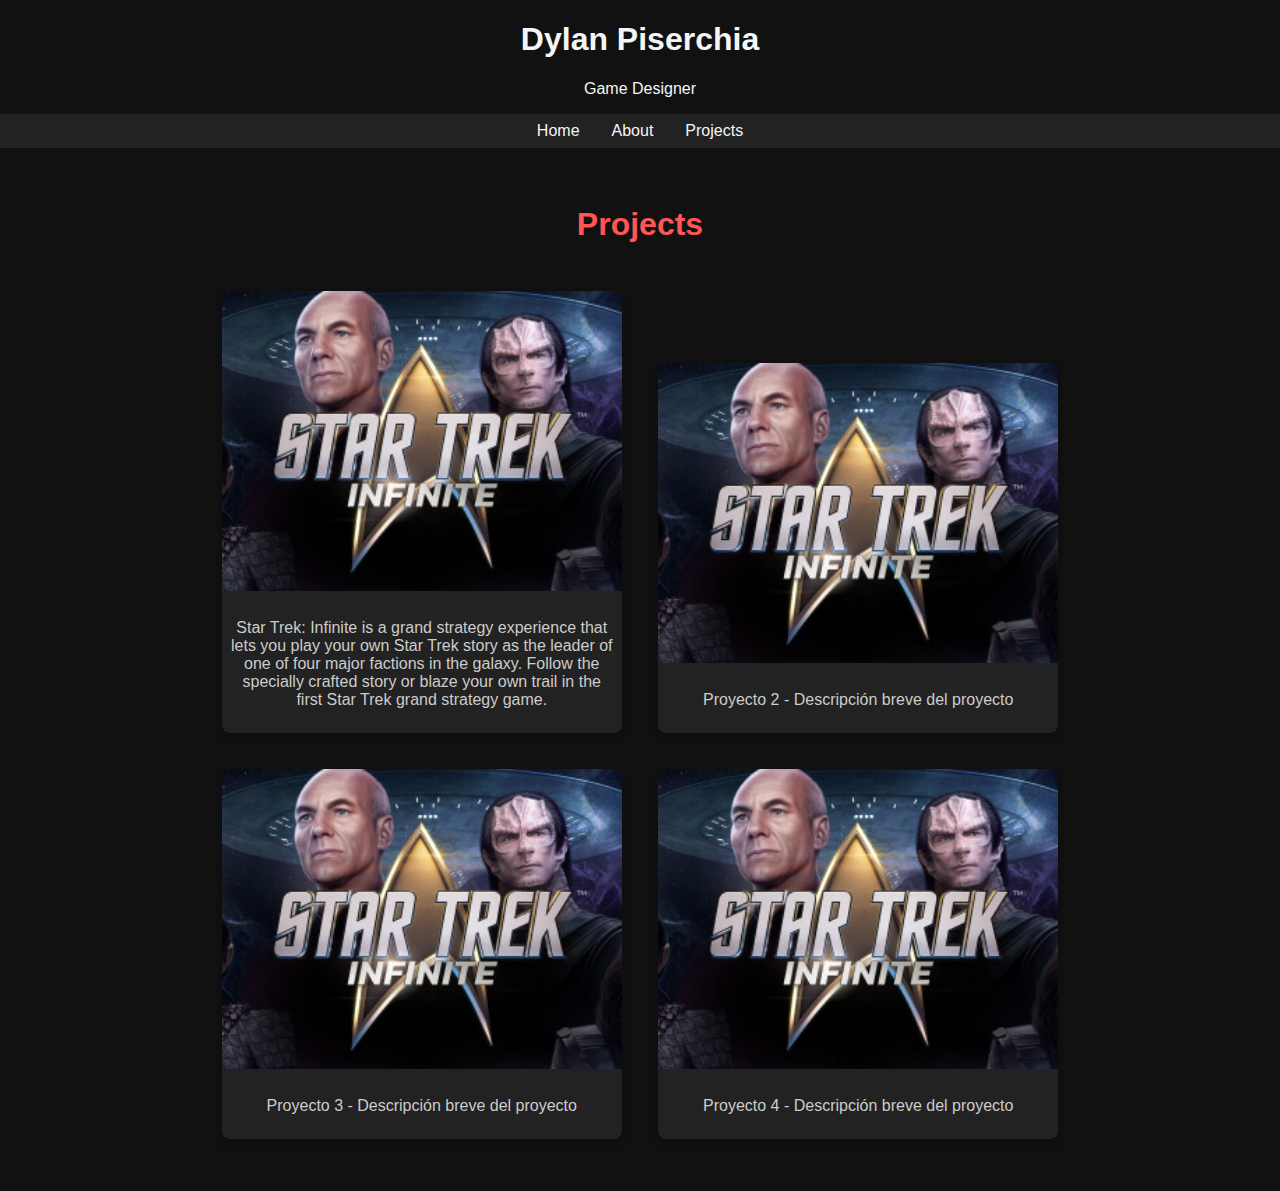
<file: index.html>
<!DOCTYPE html>
<html lang="es">
<head>
    <meta charset="UTF-8">
    <meta name="viewport" content="width=device-width, initial-scale=1.0">
    <title>Dylan Piserchia | Portfolio</title>
    <link rel="stylesheet" href="assets/css/styles.css">
</head>
<body>
    <!-- Header con tu nombre en grande -->
    <header>
        <h1>Dylan Piserchia</h1>
        <p>Game Designer</p>
    </header>
    <nav>
        <a href="index.html">Home</a>
        <a href="about.html">About</a>
        <a href="projects.html">Projects</a>
    </nav>

    <!-- Sección de Proyectos -->
    <main>
        <section class="projects-gallery">
            <h2>Projects</h2>

            <!-- Tarjeta de Proyecto 1 -->
            <div class="project-card">
                <a href="https://store.steampowered.com/app/1622900/Star_Trek_Infinite/" target="_blank">
                    <img src="assets/img/STI_thumb.jpg" alt="Proyecto 1" class="project-thumbnail">
                </a>
                <p class="project-caption">Star Trek: Infinite is a grand strategy experience that
                    lets you play your own Star Trek story as the leader of one of four major factions in the galaxy. 
                    Follow the specially crafted story or blaze your own trail in the first Star Trek grand strategy game.</p>
            </div>

            <!-- Tarjeta de Proyecto 2 -->
            <div class="project-card">
                <a href="project2.html">
                    <img src="assets/img/STI_thumb.jpg" alt="Proyecto 2" class="project-thumbnail">
                </a>
                <p class="project-caption">Proyecto 2 - Descripción breve del proyecto</p>
            </div>

            <!-- Tarjeta de Proyecto 3 -->
            <div class="project-card">
                <a href="project3.html">
                    <img src="assets/img/STI_thumb.jpg" alt="Proyecto 3" class="project-thumbnail">
                </a>
                <p class="project-caption">Proyecto 3 - Descripción breve del proyecto</p>
            </div>

            <!-- Tarjeta de Proyecto 4 -->
            <div class="project-card">
                <a href="project4.html">
                    <img src="assets/img/STI_thumb.jpg" alt="Proyecto 4" class="project-thumbnail">
                </a>
                <p class="project-caption">Proyecto 4 - Descripción breve del proyecto</p>
            </div>

        </section>
    </main>
</body>
</html>
</file>
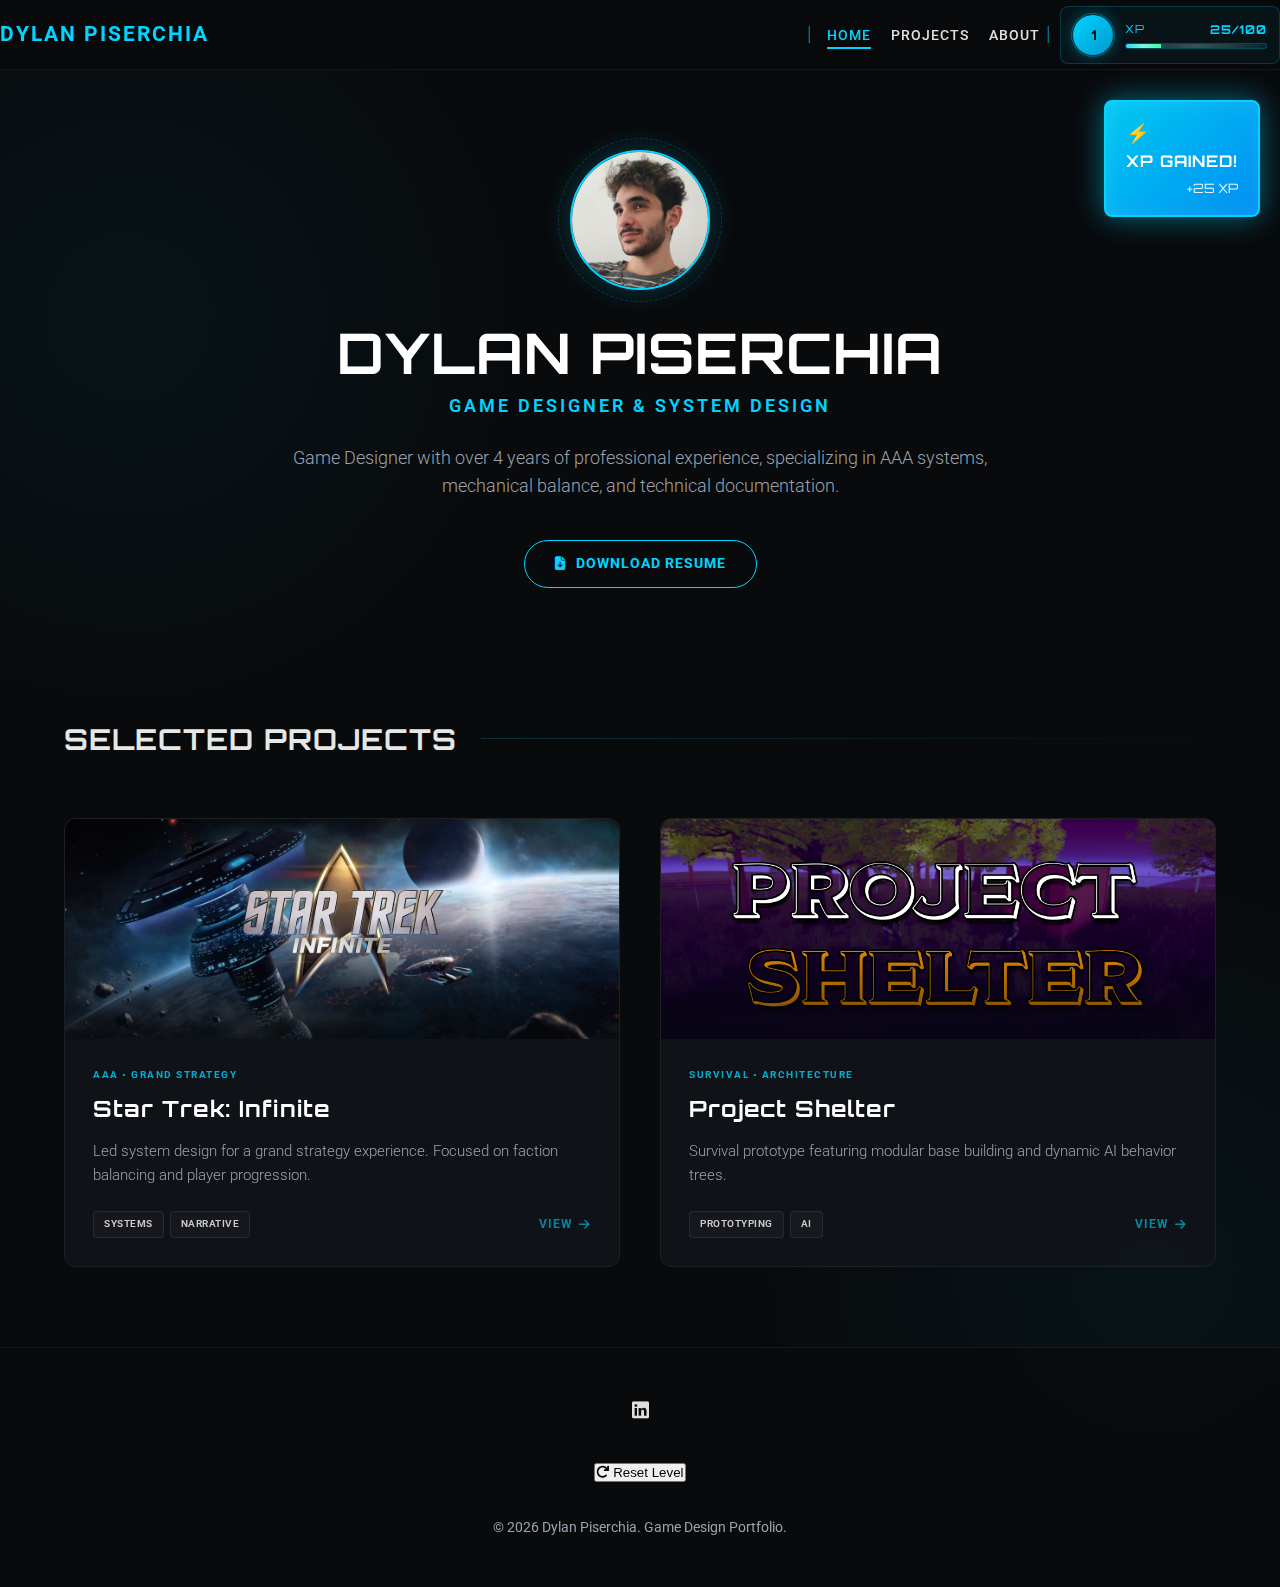
<file: pages/index.html>
<!DOCTYPE html>
<html lang="en">
<head>
    <meta charset="UTF-8">
    <meta name="viewport" content="width=device-width, initial-scale=1.0">
    <title>Dylan Piserchia - Game Designer</title>
    
    <!-- Fonts -->
    <link href="https://fonts.googleapis.com/css2?family=Orbitron:wght@400;700&family=Roboto:wght@300;400;500;700&display=swap" rel="stylesheet">
    <!-- Icons -->
    <link rel="stylesheet" href="https://cdnjs.cloudflare.com/ajax/libs/font-awesome/6.4.0/css/all.min.css">

    <!-- Global Styles -->
    <link rel="stylesheet" href="../css/variables.css">
    <link rel="stylesheet" href="../css/components.css">
    <link rel="stylesheet" href="../css/navbar.css">
    <link rel="stylesheet" href="../css/footer.css">
    <link rel="stylesheet" href="../css/level-system.css">

    <style>
        /* HOME SPECIFIC STYLES */
        
        /* Hero Section */
        .hero {
            text-align: center;
            margin-top: 80px;
            margin-bottom: 6rem;
        }

        .profile-wrapper {
            position: relative;
            width: 140px;
            height: 140px;
            margin: 0 auto 2rem;
        }

        .profile-img {
            width: 100%;
            height: 100%;
            border-radius: 50%;
            object-fit: cover;
            border: 2px solid var(--accent);
            box-shadow: 0 0 30px var(--accent-glow);
            position: relative;
            z-index: 2;
        }

        .profile-wrapper::after {
            content: '';
            position: absolute;
            inset: -12px;
            border-radius: 50%;
            border: 1px dashed rgba(0, 212, 255, 0.2);
            animation: spin 30s linear infinite;
        }

        .hero h1 {
            font-size: 3.5rem;
            margin-bottom: 0.5rem;
            text-transform: uppercase;
            line-height: 1.1;
        }

        .subtitle {
            color: var(--accent);
            font-size: 1.1rem;
            margin-bottom: 1.5rem;
            letter-spacing: 3px;
            text-transform: uppercase;
            font-weight: 600;
        }

        .hero p {
            color: var(--text-muted);
            font-size: 1.1rem;
            max-width: 700px;
            margin: 0 auto 2.5rem;
            font-weight: 300;
        }

        .btn-resume {
            display: inline-flex;
            align-items: center;
            gap: 10px;
            padding: 12px 30px;
            border-radius: 50px;
            font-weight: 700;
            text-transform: uppercase;
            letter-spacing: 1px;
            background: transparent;
            color: var(--accent);
            border: 1.5px solid var(--accent);
            cursor: pointer;
            transition: var(--transition-fast);
            font-size: 0.85rem;
        }

        .btn-resume:hover {
            background: var(--accent);
            color: #000;
            box-shadow: 0 10px 20px var(--accent-glow);
            transform: translateY(-2px);
        }

        /* Projects Section */
        #projects {
            padding-top: 2rem;
        }

        @media (max-width: 768px) {
            .hero h1 {
                font-size: 2.5rem;
            }

            .hero {
                margin-top: 40px;
                margin-bottom: 3rem;
            }
        }
    </style>
</head>
<body>
    <!-- Navbar Placeholder -->
    <div id="navbar-placeholder"></div>

    <main class="container">
        
        <!-- HERO HOME -->
        <header class="hero">
            <div class="profile-wrapper">
                <img src="../assets/img/profile_image.jpg" alt="Dylan Piserchia" class="profile-img" onerror="this.src='https://via.placeholder.com/140/111/00d4ff?text=DP'">
            </div>
            <h1>DYLAN PISERCHIA</h1>
            <div class="subtitle">Game Designer & System Design</div>
            <p>
                Game Designer with over 4 years of professional experience, specializing in AAA systems, mechanical balance, and technical documentation.
            </p>
            <a href="https://drive.google.com/uc?export=download&id=18oVbAGUUH2Dn0zG8_6AHb77TwxQjYmn0" class="btn-resume" target="_blank">
                <i class="fas fa-file-download"></i> Download Resume
            </a>
        </header>

        <!-- PROJECTS SECTION -->
        <section id="projects">
            <div class="section-header">
                <h2 class="section-title">Selected Projects</h2>
                <div class="header-line"></div>
            </div>
            
            <div class="grid">
                
                <!-- Project: Star Trek -->
                <a href="star-trek-infinite.html" class="card">
                    <div class="card-img-wrapper">
                        <img src="../assets/img/STI_img1.jpg" alt="Star Trek Infinite" class="card-img" onerror="this.style.background='#1a2639'">
                    </div>
                    <div class="card-content">
                        <span class="card-category">AAA • Grand Strategy</span>
                        <h3>Star Trek: Infinite</h3>
                        <p>Led system design for a grand strategy experience. Focused on faction balancing and player progression.</p>
                        
                        <div class="card-footer">
                            <div class="tags">
                                <span class="tag">Systems</span>
                                <span class="tag">Narrative</span>
                            </div>
                            <span class="view-project">View <i class="fas fa-arrow-right"></i></span>
                        </div>
                    </div>
                </a>

                <!-- Project: Project Shelter -->
                <a href="project-shelter.html" class="card">
                    <div class="card-img-wrapper">
                        <img src="../assets/img/PS_thumbnail.png" alt="Project Shelter" class="card-img" onerror="this.style.background='#3a2e2a'">
                    </div>
                    <div class="card-content">
                        <span class="card-category">Survival • Architecture</span>
                        <h3>Project Shelter</h3>
                        <p>Survival prototype featuring modular base building and dynamic AI behavior trees.</p>
                        
                        <div class="card-footer">
                            <div class="tags">
                                <span class="tag">Prototyping</span>
                                <span class="tag">AI</span>
                            </div>
                            <span class="view-project">View <i class="fas fa-arrow-right"></i></span>
                        </div>
                    </div>
                </a>

            </div>
        </section>
    </main>

    <!-- Footer Placeholder -->
    <div id="footer-placeholder"></div>

    <!-- Components & Scripts -->
    <script src="../js/navbar.js"></script>
    <script src="../js/footer.js"></script>
    <script src="../js/scroll-animations.js"></script>
</body>
</html>
</file>
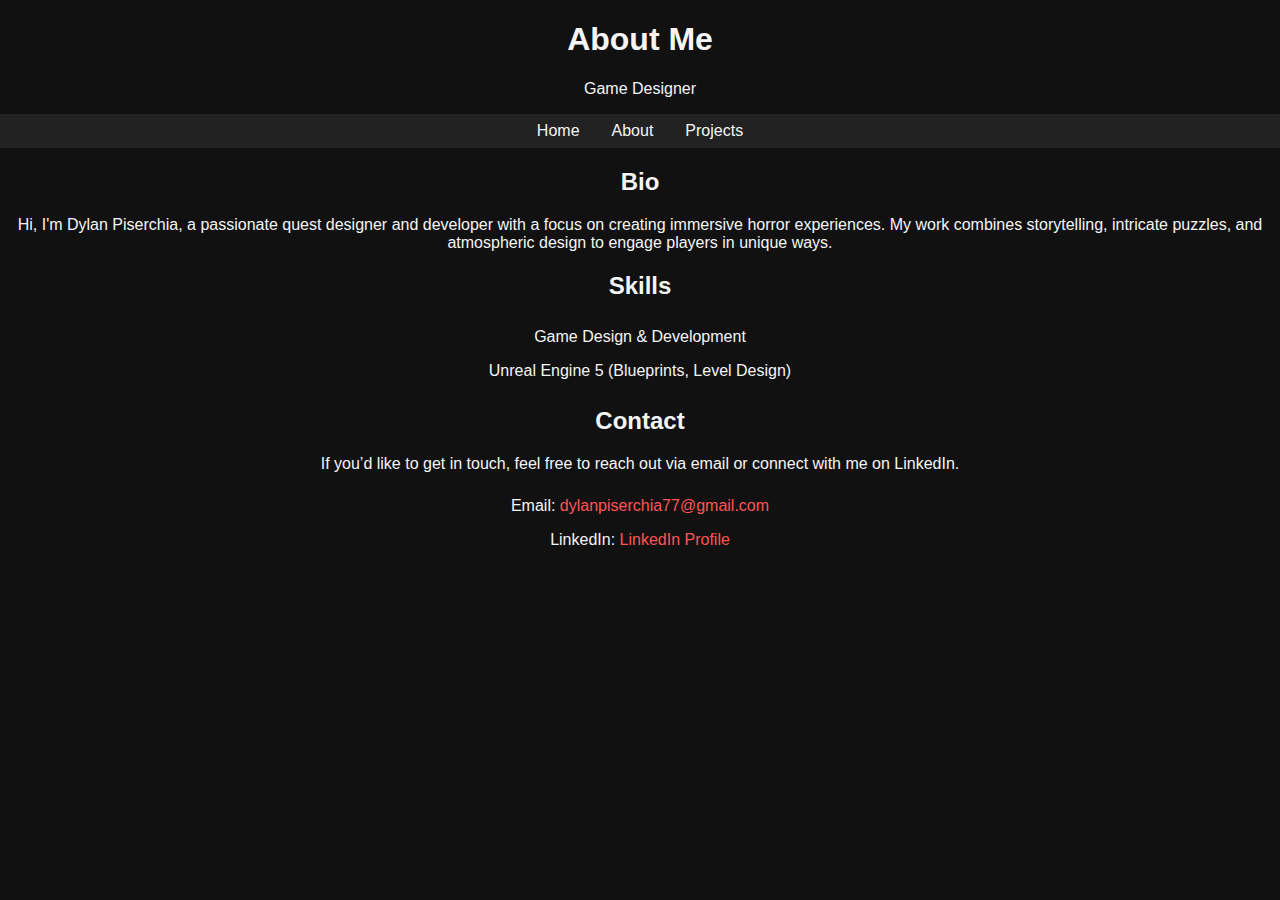
<file: about.html>
<!DOCTYPE html>
<html lang="en">
<head>
    <meta charset="UTF-8">
    <meta name="viewport" content="width=device-width, initial-scale=1.0">
    <title>About Me | Dylan Piserchia</title>
    <link rel="stylesheet" href="assets/css/styles.css">
</head>
<body>
    <header>
        <h1>About Me</h1>
        <p>Game Designer</p>
    </header>
    <nav>
        <a href="index.html">Home</a>
        <a href="about.html">About</a>
        <a href="projects.html">Projects</a>
    </nav>
    <main>
        <section>
            <h2>Bio</h2>
            <p>Hi, I'm Dylan Piserchia, a passionate quest designer and developer with a focus on creating immersive horror experiences. My work combines storytelling, intricate puzzles, and atmospheric design to engage players in unique ways.</p>
        </section>

        <section>
            <h2>Skills</h2>
            <ul class="skills-list">
                <li>Game Design & Development</li>
                <li>Unreal Engine 5 (Blueprints, Level Design)</li>
            </ul>
        </section>

        <section>
            <h2>Contact</h2>
            <p>If you’d like to get in touch, feel free to reach out via email or connect with me on LinkedIn.</p>
            <ul class="contact-list">
                <li>Email: <a href="mailto:dylanpiserchia77@gmail.com">dylanpiserchia77@gmail.com</a></li>
                <li>LinkedIn: <a href="https://www.linkedin.com/in/dylan-ian-piserchia/" target="_blank">LinkedIn Profile</a></li>
            </ul>
        </section>
    </main>
</body>
</html>
</file>
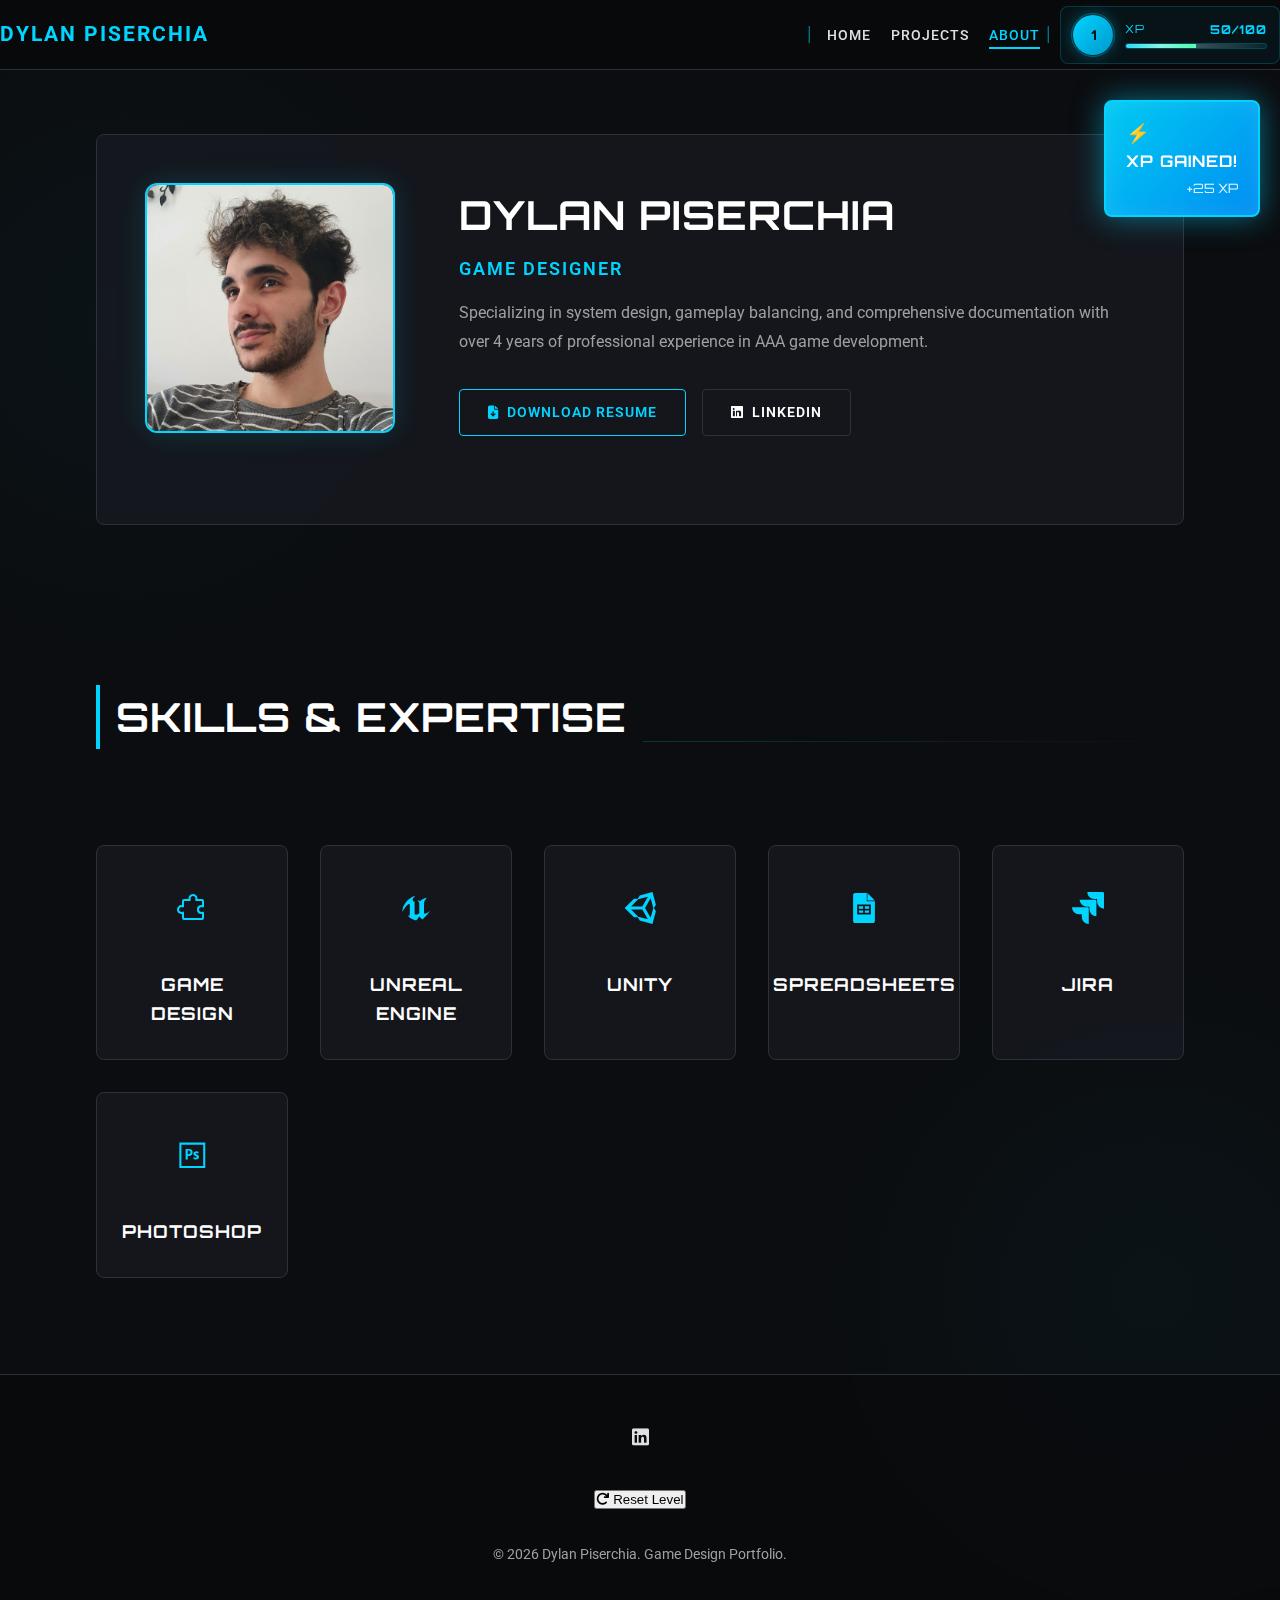
<file: pages/about.html>
<!DOCTYPE html>
<html lang="en">
<head>
    <meta charset="UTF-8">
    <meta name="viewport" content="width=device-width, initial-scale=1.0">
    <title>About - Dylan Piserchia</title>
    
    <!-- Fonts -->
    <link href="https://fonts.googleapis.com/css2?family=Orbitron:wght@400;700&family=Roboto:wght@300;400;500;700&display=swap" rel="stylesheet">
    <!-- Icons -->
    <link rel="stylesheet" href="https://cdnjs.cloudflare.com/ajax/libs/font-awesome/6.4.0/css/all.min.css">

    <!-- Global Styles -->
    <link rel="stylesheet" href="../css/variables.css">
    <link rel="stylesheet" href="../css/components.css">
    <link rel="stylesheet" href="../css/navbar.css">
    <link rel="stylesheet" href="../css/footer.css">
    <link rel="stylesheet" href="../css/level-system.css">

    <style>
        /* --- ESTILOS BASE (Identical to Star Trek) --- */
        :root {
            --bg-dark: #0b0d10;
            --bg-panel: rgba(26, 29, 36, 0.6);
            --accent: #00d4ff;
            --accent-glow: rgba(0, 212, 255, 0.15);
            --text-main: #e0e0e0;
            --text-muted: #a0a0a0;
            --border-color: #2c313a;
            --transition-fast: 0.3s;
            --transition-medium: 0.5s;
        }

        * { box-sizing: border-box; margin: 0; padding: 0; }
        html { scroll-behavior: smooth; }
        
        body {
            font-family: 'Roboto', sans-serif;
            background-color: var(--bg-dark);
            background-image: 
                radial-gradient(circle at 10% 20%, rgba(0, 212, 255, 0.03) 0%, transparent 20%),
                radial-gradient(circle at 90% 80%, rgba(0, 212, 255, 0.03) 0%, transparent 20%);
            color: var(--text-main);
            line-height: 1.6;
            overflow-x: hidden;
        }

        h1, h2, h3, h4 { font-family: 'Orbitron', sans-serif; color: #fff; letter-spacing: 1px; }
        a { text-decoration: none; color: inherit; transition: 0.3s; }
        img { max-width: 100%; display: block; border-radius: 4px; }
        ul { list-style: none; }

        /* Layout Container */
        main { margin-top: 80px; padding-bottom: 12rem; }
        .container { max-width: 1600px; margin: 0 auto; padding: 0 2rem; }

        /* --- ANIMACIONES DE ENTRADA --- */
        .reveal-left, .reveal-right, .reveal-up { 
            opacity: 0; transition: all 1s cubic-bezier(0.2, 0.8, 0.2, 1); 
        }
        .reveal-left { transform: translateX(-50px); }
        .reveal-right { transform: translateX(50px); }
        .reveal-up { transform: translateY(40px); }
        .active { opacity: 1; transform: translate(0); }

        /* ABOUT PAGE SPECIFIC STYLES */

        /* Profile Card */
        .profile-card {
            display: grid;
            grid-template-columns: 250px 1fr;
            gap: 4rem;
            align-items: start;
            margin: 4rem 0;
            padding: 3rem;
            background: var(--bg-panel);
            border: 1px solid var(--border-color);
            border-radius: 8px;
            backdrop-filter: blur(5px);
        }

        .profile-img {
            width: 100%;
            border-radius: 12px;
            border: 2px solid var(--accent);
            box-shadow: 0 0 30px var(--accent-glow);
            aspect-ratio: 1;
            object-fit: cover;
        }

        .profile-info h1 {
            font-size: 2.5rem;
            margin-bottom: 0.5rem;
            text-transform: uppercase;
        }

        .role {
            color: var(--accent);
            font-size: 1.1rem;
            text-transform: uppercase;
            letter-spacing: 2px;
            margin-bottom: 1rem;
            font-weight: 600;
        }

        .profile-info p {
            color: var(--text-muted);
            font-size: 1rem;
            line-height: 1.8;
            margin-bottom: 2rem;
        }

        /* Skills Section */
        .skills-section {
            margin: 6rem 0;
        }

        .section-header {
            margin-bottom: 3rem; display: flex; align-items: center; gap: 1rem;
        }
        .section-header h3 { font-size: 2.5rem; }
        .header-line { flex-grow: 1; height: 1px; background: linear-gradient(to right, var(--accent), transparent); }

        .skills-section h3 {
            font-size: 2.5rem;
            margin-bottom: 3rem;
            border-left: 4px solid var(--accent);
            padding-left: 1rem;
        }

        .skills-grid {
            display: grid;
            grid-template-columns: repeat(auto-fit, minmax(180px, 1fr));
            gap: 2rem;
        }

        .skill-card {
            display: flex;
            flex-direction: column;
            align-items: center;
            text-align: center;
            padding: 2rem;
            background: var(--bg-panel);
            border: 1px solid var(--border-color);
            border-radius: 8px;
            transition: var(--transition-fast);
        }

        .skill-card:hover {
            transform: translateY(-8px);
            border-color: var(--accent);
            background: rgba(0, 212, 255, 0.05);
        }

        .skill-icon {
            font-size: 3rem;
            color: var(--accent);
            margin-bottom: 1rem;
            display: flex;
            align-items: center;
            justify-content: center;
            width: 60px;
            height: 60px;
        }

        .skill-card h4 {
            font-size: 1.1rem;
            color: #fff;
            text-transform: uppercase;
            margin-top: 1rem;
            letter-spacing: 1px;
        }

        /* Button Styles */
        .btn {
            display: inline-flex; align-items: center; gap: 8px;
            padding: 12px 28px; border-radius: 4px; font-weight: 600; text-transform: uppercase; letter-spacing: 1px; font-size: 0.85rem;
            background: transparent; border: 1px solid var(--border-color); color: #fff;
            transition: 0.3s;
        }
        .btn:hover { border-color: var(--accent); color: var(--accent); background: rgba(0, 212, 255, 0.05); }
        /* Action Buttons */
        .action-buttons {
            display: flex; gap: 1rem; margin-bottom: 2.5rem; flex-wrap: wrap;
        }
        .btn-primary { border-color: var(--accent); color: var(--accent); }
        .btn-primary:hover { background: var(--accent); color: #000; box-shadow: 0 0 15px var(--accent-glow); }
        .btn-secondary { border-color: var(--accent); color: var(--accent); }
        .btn-secondary:hover { background: var(--accent); color: #000; box-shadow: 0 0 15px var(--accent-glow); }

        @media (max-width: 1024px) {
            .profile-card {
                grid-template-columns: 1fr;
                gap: 2rem;
            }

            .skills-grid {
                grid-template-columns: repeat(2, 1fr);
            }
        }
    </style>
</head>
<body>
    <!-- Navbar Placeholder -->
    <div id="navbar-placeholder"></div>

    <main class="container">
        
        <!-- PROFILE SECTION -->
        <section class="profile-card reveal-left">
            <img src="../assets/img/profile_image.jpg" alt="Dylan Piserchia" class="profile-img" onerror="this.src='https://via.placeholder.com/250/111/00d4ff?text=DP'">
            <div class="profile-info">
                <h1>DYLAN PISERCHIA</h1>
                <div class="role">Game Designer</div>
                <p>Specializing in system design, gameplay balancing, and comprehensive documentation with over 4 years of professional experience in AAA game development.</p>
                <div class="action-buttons">
                    <a href="https://drive.google.com/uc?export=download&id=18oVbAGUUH2Dn0zG8_6AHb77TwxQjYmn0" class="btn btn-primary" target="_blank">
                        <i class="fas fa-file-download"></i> Download Resume
                    </a>
                    <a href="https://www.linkedin.com/in/dylan-ian-piserchia/" class="btn" target="_blank">
                        <i class="fab fa-linkedin"></i> LinkedIn
                    </a>
                </div>
            </div>
        </section>

        <!-- SKILLS SECTION -->
        <section class="skills-section reveal-up">
            <div class="section-header">
                <h3>SKILLS & EXPERTISE</h3>
                <div class="header-line"></div>
            </div>
            <div class="skills-grid">
                <!-- Game Design -->
                <div class="skill-card">
                    <div class="skill-icon"><svg xmlns="http://www.w3.org/2000/svg" width="32px" height="32px" fill="currentColor" viewBox="0 0 256 256"><path d="M220.27,158.54a8,8,0,0,0-7.7-.46,20,20,0,1,1,0-36.16A8,8,0,0,0,224,114.69V72a16,16,0,0,0-16-16H171.78a35.36,35.36,0,0,0,.22-4,36.11,36.11,0,0,0-11.36-26.24,36,36,0,0,0-60.55,23.62,36.56,36.56,0,0,0,.14,6.62H64A16,16,0,0,0,48,72v32.22a35.36,35.36,0,0,0-4-.22,36.12,36.12,0,0,0-26.24,11.36,35.7,35.7,0,0,0-9.69,27,36.08,36.08,0,0,0,33.31,33.6,35.68,35.68,0,0,0,6.62-.14V208a16,16,0,0,0,16,16H208a16,16,0,0,0,16-16V165.31A8,8,0,0,0,220.27,158.54ZM208,208H64V165.31a8,8,0,0,0-11.43-7.23,20,20,0,1,1,0-36.16A8,8,0,0,0,64,114.69V72h46.69a8,8,0,0,0,7.23-11.43,20,20,0,1,1,36.16,0A8,8,0,0,0,161.31,72H208v32.23a35.68,35.68,0,0,0-6.62-.14A36,36,0,0,0,204,176a35.36,35.36,0,0,0,4-.22Z"></path></svg></div>
                    <h4>Game Design</h4>
                </div>
                <!-- Unreal Engine -->
                <div class="skill-card">
                    <div class="skill-icon"><svg xmlns="http://www.w3.org/2000/svg" width="32px" height="32px" viewBox="0 0 14 14" fill="currentColor"><path d="m 7.15165,12.390099 c -0.1799,-0.025 -0.5247,-0.1023 -0.7791,-0.174 -1.1482,-0.3234 -2.0896,-0.8892 -2.6842,-1.613 -0.09,-0.1095 -0.206,-0.2684 -0.2002,-0.2741 0,0 0.055,9e-4 0.1179,0.01 0.1339,0.013 0.3095,0.01 0.3869,-0.014 0.1693,-0.045 0.2743,-0.1535 0.3012,-0.3113 0.01,-0.041 0.01,-0.6813997 0.01,-2.2312997 l 0,-2.1734 -0.025,-0.071 c -0.06,-0.1688 -0.1566,-0.2408 -0.3535,-0.2626 -0.1052,-0.012 -0.2492,0.045 -0.4352,0.1705 -0.6759,0.457 -1.5515,1.5747 -2.4169,3.0854 -0.039,0.068 -0.072,0.1227 -0.073,0.1215 0,0 0,-0.093 0.01,-0.2037 0.055,-1.363 0.6424,-2.7903 1.676,-4.0715 0.2517,-0.3121 0.6313,-0.7155 0.9286,-0.9871 0.9611,-0.8781 2.0229,-1.4853 3.0913,-1.7677 l 0.086,-0.023 -0.028,0.024 c -0.015,0.014 -0.086,0.075 -0.1572,0.1369 -0.1455,0.1265 -0.3968,0.3738 -0.5144,0.5064 -0.3093,0.3488 -0.4924,0.6591 -0.53,0.8981 -0.021,0.1345 0,0.4327 0.05,0.6072 0.055,0.2071 0.1569,0.341 0.2989,0.3933 0.04,0.015 0.073,0.019 0.1382,0.019 0.098,-10e-5 0.1691,-0.017 0.2677,-0.062 l 0.065,-0.03 0,2.7467 0,2.7466 0.029,0.06 c 0.083,0.1693 0.2788,0.2441 0.6697,0.2564 0.1942,0.01 0.2573,0 0.4057,-0.048 0.2398,-0.076 0.5342,-0.2259 0.8654,-0.4407 l 0.095,-0.062 10e-5,-2.2424 c 10e-5,-2.4087 0,-2.2916 -0.045,-2.4328 -0.084,-0.2536 -0.35,-0.6106 -0.6703,-0.9 l -0.1046,-0.094 0.052,0 c 0.077,0 0.27,0.023 0.4031,0.056 0.2532,0.064 0.5135,0.1777 0.7124,0.3119 l 0.065,0.044 0.023,-0.039 c 0.037,-0.064 0.1368,-0.1842 0.2339,-0.2834 0.5226,-0.5337 1.3583,-0.9725 2.4437,-1.2832 0.096,-0.027 0.1781,-0.05 0.1824,-0.05 0,0 -0.046,0.072 -0.1121,0.1597 -0.3868,0.515 -0.7479,1.0738 -0.9321,1.4422 -0.094,0.1875 -0.1378,0.2993 -0.1581,0.4005 -0.017,0.086 -0.031,4.8006 -0.015,4.8624 0.03,0.1108 0.1558,0.1744 0.3695,0.187 0.1092,0.01 0.2144,-0.011 0.3712,-0.063 0.5493,-0.1805 1.0952,-0.533 1.5785,-1.0194 l 0.1544,-0.1553 -0.011,0.043 c -0.034,0.1295 -0.1689,0.3752 -0.378,0.6904 -0.6558,0.9887 -1.587,1.9992997 -2.4662,2.6766997 -0.1486,0.1145 -0.4347,0.3156 -0.449,0.3156 -0.01,0 -0.2886,-0.2784 -0.6291,-0.6187 -0.5288,-0.5284 -0.6208,-0.6167 -0.63,-0.6046 -0.01,0.01 -0.2856,0.3814 -0.6213,0.8302 -0.3358,0.4488 -0.6152,0.8155 -0.621,0.8147 -0.01,-7e-4 -0.023,0 -0.037,-0.01 z" /></svg></div>
                    <h4>Unreal Engine</h4>
                </div>
                <!-- Unity -->
                <div class="skill-card">
                    <div class="skill-icon"><svg fill="currentColor" width="32px" height="32px" viewBox="-0.5 0 24 24" xmlns="http://www.w3.org/2000/svg"><path d="m15.266 12.001 4.2-7.249 2.03 7.253-2.03 7.25-4.2-7.25zm-2.047 1.177 4.201 7.254-7.316-1.876-5.285-5.378zm4.2-9.608-4.2 7.253h-8.4l5.285-5.378 7.314-1.875zm6 5.963-2.566-9.533-9.564 2.555-1.416 2.489-2.873-.021-7 6.978 7 6.977 2.871-.022 1.418 2.489 9.564 2.554 2.56-9.531-1.453-2.468z" /></svg></div>
                    <h4>Unity</h4>
                </div>
                <!-- Spreadsheets -->
                <div class="skill-card">
                    <div class="skill-icon"><svg fill="currentColor" width="32px" height="32px" viewBox="0 0 32 32" version="1.1" xmlns="http://www.w3.org/2000/svg"><path d="M15.15 18.379h-4.247v2.38h4.25v-2.38zM22.797 12.601h-13.596v9.857h13.597v-9.858zM26.876 9.145v19.771c0 0 0 0 0 0.001 0 1.126-0.913 2.038-2.038 2.038-0 0-0.001 0-0.001 0h-17.675c0 0 0 0-0 0-1.126 0-2.039-0.913-2.039-2.039 0 0 0 0 0-0v0-25.833c0-0 0-0 0-0.001 0-1.126 0.913-2.038 2.038-2.038 0 0 0.001 0 0.001 0h11.613v8.101zM21.099 18.379h-4.25v2.38h4.25zM21.099 14.3h-4.25v2.38h4.25zM19.4 1.045v7.478h7.478zM15.15 16.679h-4.247v-2.379h4.25v2.38z"></path></svg></div>
                    <h4>Spreadsheets</h4>
                </div>
                <!-- Jira -->
                <div class="skill-card">
                    <div class="skill-icon"><svg width="32px" height="32px" viewBox="0 0 24 24" role="img" xmlns="http://www.w3.org/2000/svg" fill="currentColor"><path d="M11.571 11.513H0a5.218 5.218 0 0 0 5.232 5.215h2.13v2.057A5.215 5.215 0 0 0 12.575 24V12.518a1.005 1.005 0 0 0-1.005-1.005zm5.723-5.756H5.736a5.215 5.215 0 0 0 5.215 5.214h2.129v2.058a5.218 5.218 0 0 0 5.215 5.214V6.758a1.001 1.001 0 0 0-1.001-1.001zM23.013 0H11.455a5.215 5.215 0 0 0 5.215 5.215h2.129v2.057A5.215 5.215 0 0 0 24 12.483V1.005A1.001 1.001 0 0 0 23.013 0z"/></svg></div>
                    <h4>Jira</h4>
                </div>
                <!-- Photoshop -->
                <div class="skill-card">
                    <div class="skill-icon"><svg xmlns="http://www.w3.org/2000/svg" width="32px" height="32px" viewBox="0 -1 34 34" fill="currentColor" role="img" aria-hidden="true"><path d="M3.556 2.845v27.071h27.53v-27.071h-27.53zM28.896 27.763h-23.151v-22.765h23.151v22.765z" /><path d="M16.555 10.442c-0.693-0.599-1.726-0.939-3.173-0.939-1.433 0-3.173 0.046-3.173 0.046l-0 11.103h2.326v-3.568c0 0 0.407-0.005 0.847-0.023 1.593-0.067 2.526-0.549 3.327-1.364 0.616-0.631 0.955-1.53 0.955-2.627s-0.447-2.062-1.109-2.628zM13.32 15.115c-0.375 0.004-0.533 0.016-0.786-0.008v-3.834c0 0 0.493-0.017 0.971 0 1.198 0.044 1.833 0.89 1.833 1.921-0 1.148-0.77 1.906-2.018 1.921z" /><path d="M22.205 15.455c-1.005-0.356-1.324-0.559-1.324-0.949 0-0.423 0.352-0.677 0.972-0.677 0.703 0 1.767 0.454 2.136 0.658v-1.871c-0.502-0.254-1.265-0.566-2.22-0.566-2.027 0-3.334 1.169-3.334 2.728-0.017 0.965 0.636 1.655 2.329 2.231 0.955 0.322 1.206 0.767 1.206 1.191s-0.318 0.695-1.089 0.695c-0.754 0-1.86-0.431-2.329-0.718v0 1.847c0.62 0.338 1.518 0.659 2.329 0.684 2.363 0.074 3.551-1.152 3.551-2.694-0.017-1.22-0.67-2.016-2.228-2.558z" /></svg></div>
                    <h4>Photoshop</h4>
                </div>
            </div>
        </section>

    </main>

    <!-- Footer Placeholder -->
    <div id="footer-placeholder"></div>

    <!-- Components & Scripts -->
    <script src="../js/navbar.js"></script>
    <script src="../js/footer.js"></script>
    <script src="../js/scroll-animations.js"></script>
    
    <script>
        // --- SCROLL ANIMATION OBSERVER ---
        const observerOptions = { root: null, rootMargin: '0px', threshold: 0.1 };
        const observer = new IntersectionObserver((entries) => {
            entries.forEach(entry => {
                if (entry.isIntersecting) {
                    entry.target.classList.add('active');
                }
            });
        }, observerOptions);

        document.querySelectorAll('.reveal-left, .reveal-right, .reveal-up').forEach(el => observer.observe(el));
    </script>
</body>
</html>
</file>
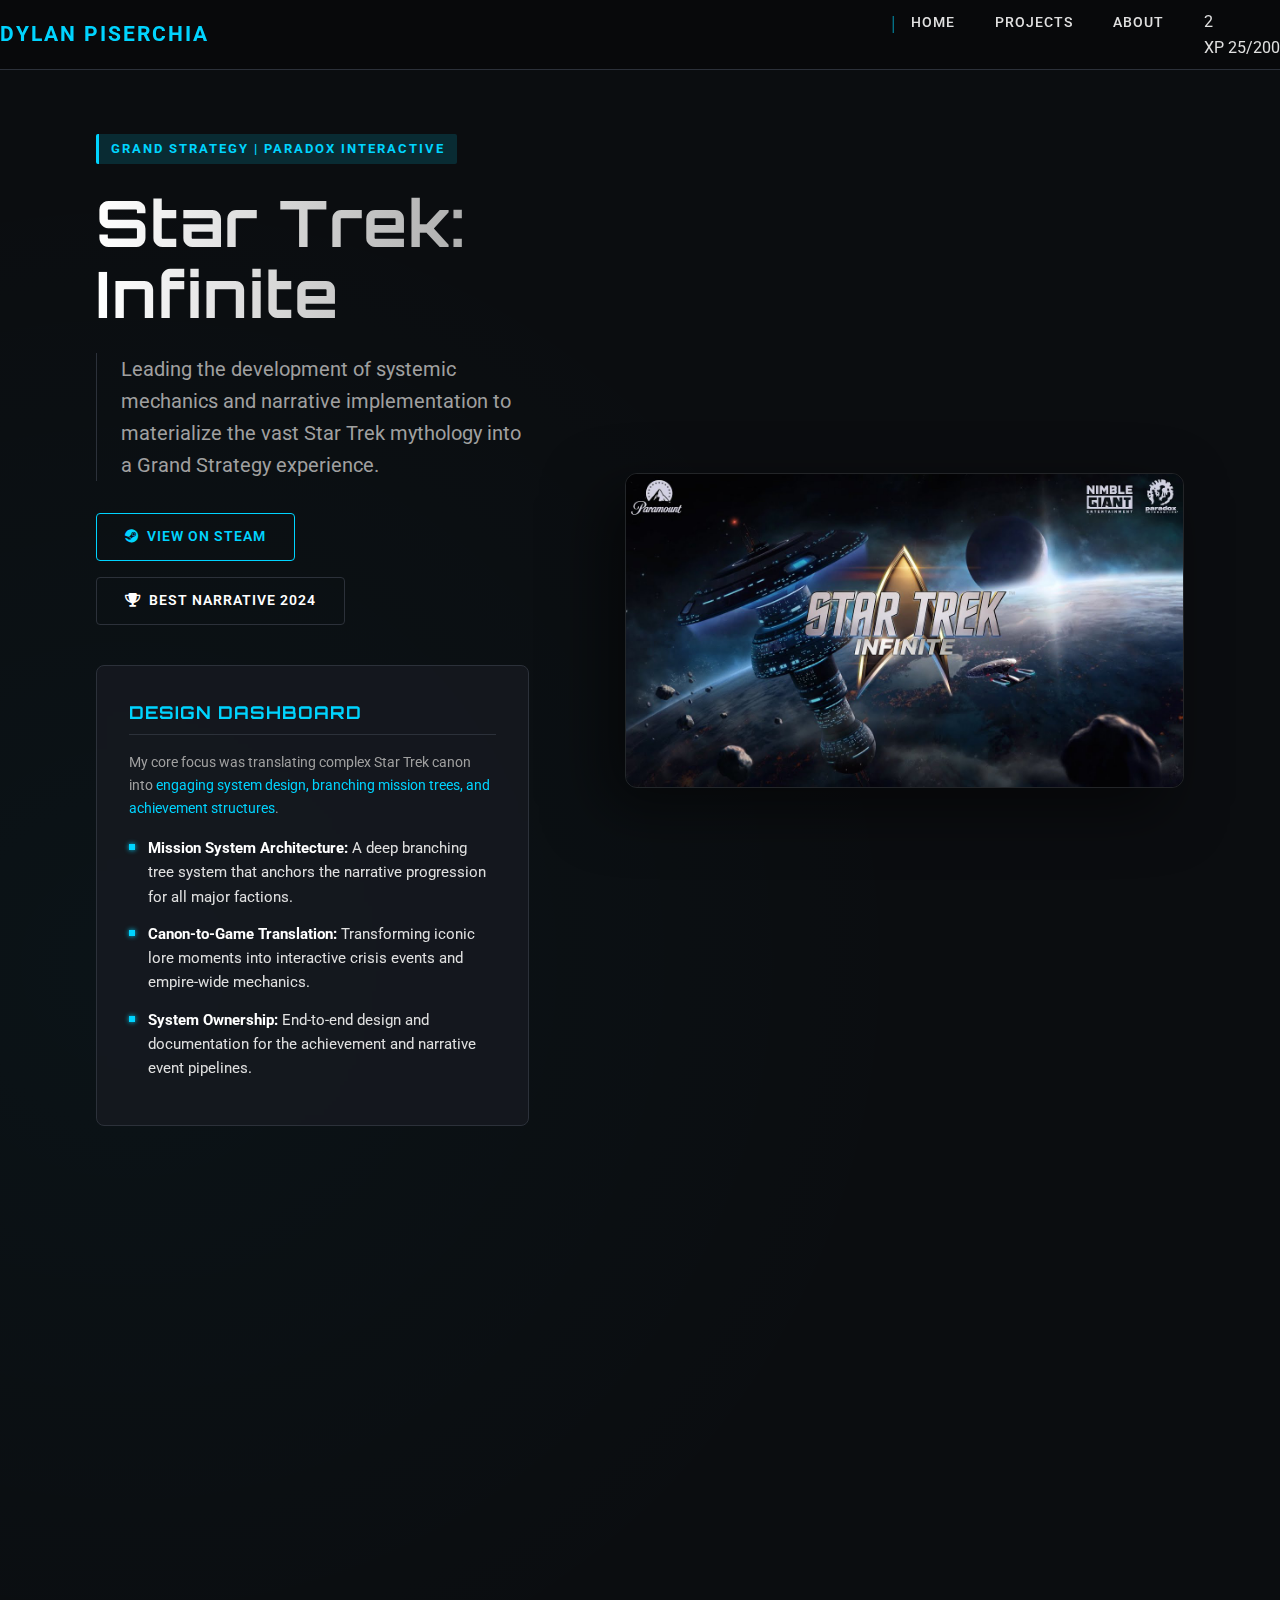
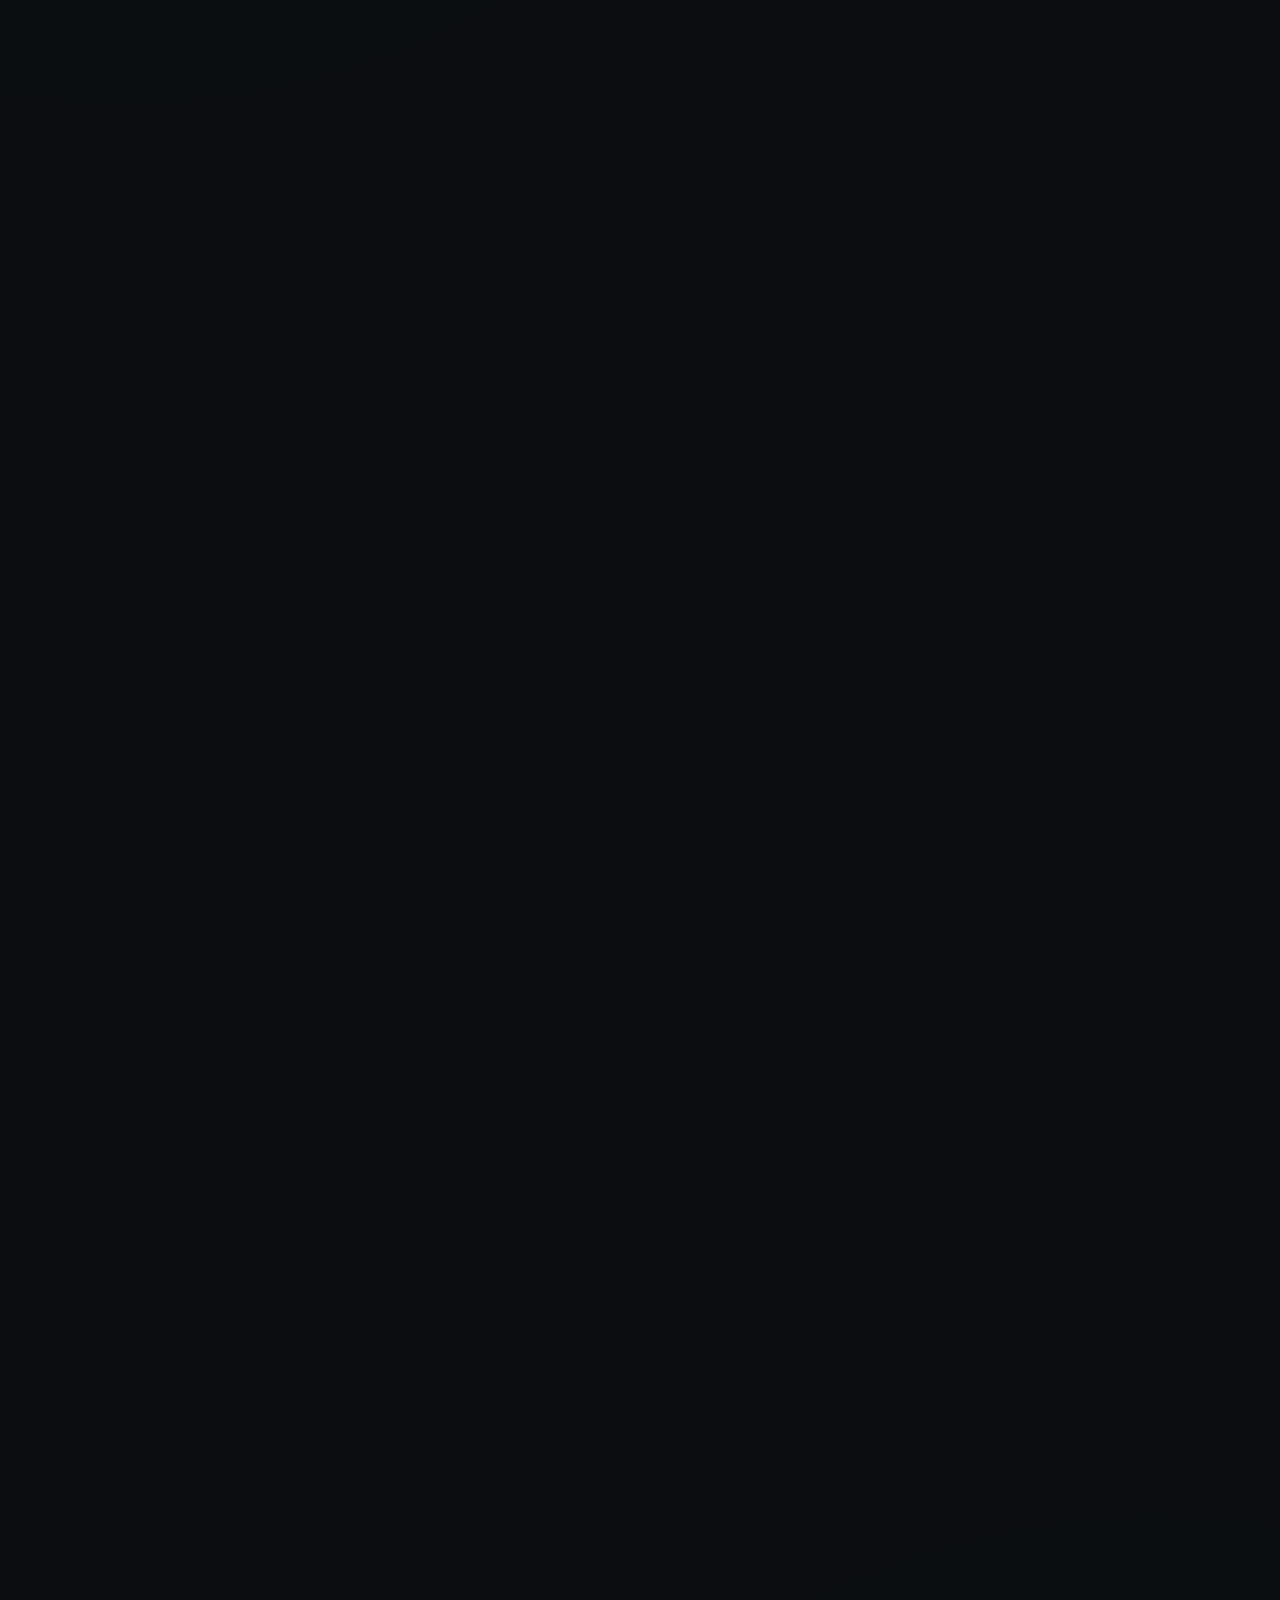
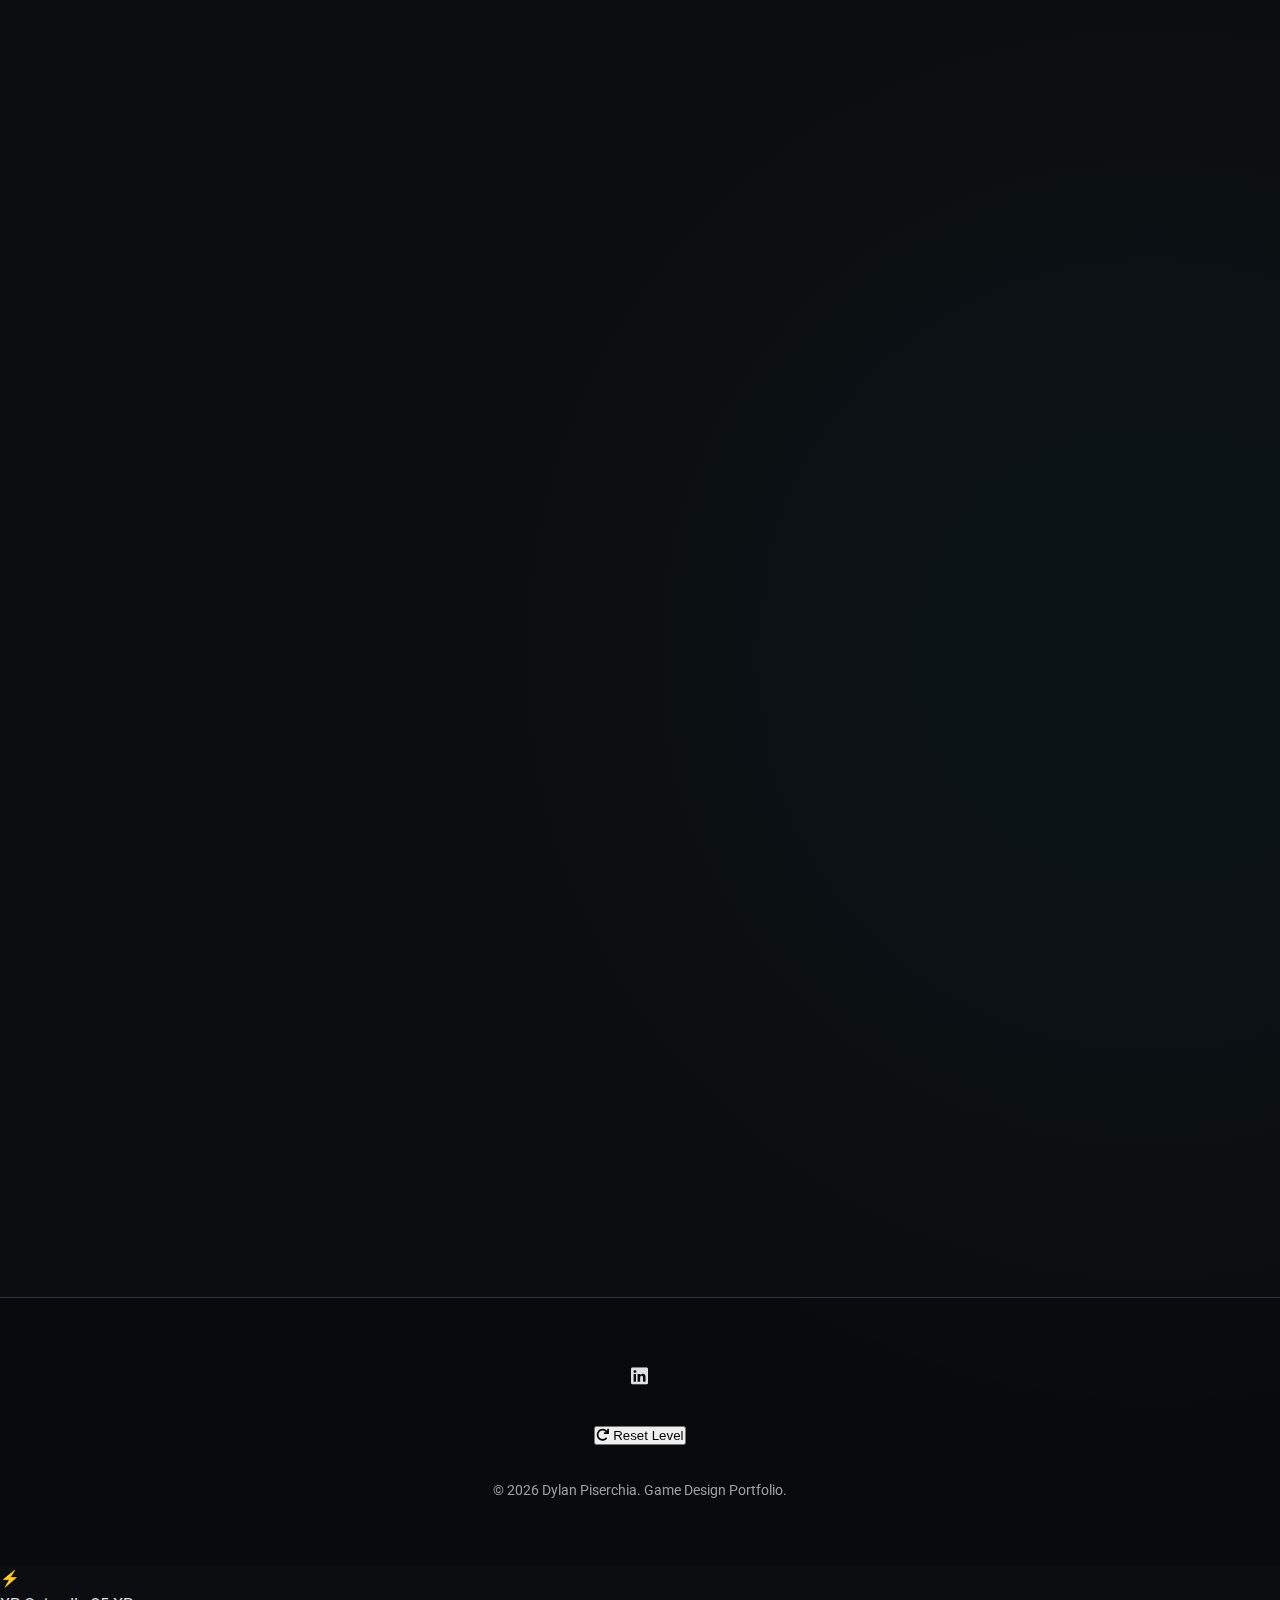
<file: pages/star-trek-infinite.html>
<!DOCTYPE html>
<html lang="en">
<head>
    <meta charset="UTF-8">
    <meta name="viewport" content="width=device-width, initial-scale=1.0">
    <title>Star Trek: Infinite - Dylan Piserchia</title>
    
    <link href="https://fonts.googleapis.com/css2?family=Orbitron:wght@400;700&family=Roboto:wght@300;400;500;700&display=swap" rel="stylesheet">
    <link rel="stylesheet" href="https://cdnjs.cloudflare.com/ajax/libs/font-awesome/6.4.0/css/all.min.css">

    <!-- Global Styles -->
    <link rel="stylesheet" href="../css/variables.css">
    <link rel="stylesheet" href="../css/components.css">
    <link rel="stylesheet" href="../css/navbar.css">
    <link rel="stylesheet" href="../css/footer.css">

    <style>
        /* --- ESTILOS BASE (Identical to Project Shelter) --- */
        :root {
            --bg-dark: #0b0d10;
            --bg-panel: rgba(26, 29, 36, 0.6);
            --accent: #00d4ff;
            --accent-glow: rgba(0, 212, 255, 0.15);
            --text-main: #e0e0e0;
            --text-muted: #a0a0a0;
            --border-color: #2c313a;
        }

        * { box-sizing: border-box; margin: 0; padding: 0; }
        html { scroll-behavior: smooth; }
        
        body {
            font-family: 'Roboto', sans-serif;
            background-color: var(--bg-dark);
            background-image: 
                radial-gradient(circle at 10% 20%, rgba(0, 212, 255, 0.03) 0%, transparent 20%),
                radial-gradient(circle at 90% 80%, rgba(0, 212, 255, 0.03) 0%, transparent 20%);
            color: var(--text-main);
            line-height: 1.6;
            overflow-x: hidden;
        }

        h1, h2, h3, h4 { font-family: 'Orbitron', sans-serif; color: #fff; letter-spacing: 1px; }
        a { text-decoration: none; color: inherit; transition: 0.3s; }
        img { max-width: 100%; display: block; border-radius: 4px; }
        ul { list-style: none; }

        /* Layout Container */
        main { margin-top: 80px; padding-bottom: 12rem; }
        .container { max-width: 1600px; margin: 0 auto; padding: 0 2rem; }

        /* --- ANIMACIONES DE ENTRADA --- */
        .reveal-left, .reveal-right, .reveal-up { 
            opacity: 0; transition: all 1s cubic-bezier(0.2, 0.8, 0.2, 1); 
        }
        .reveal-left { transform: translateX(-50px); }
        .reveal-right { transform: translateX(50px); }
        .reveal-up { transform: translateY(40px); }
        .active { opacity: 1; transform: translate(0); }

        /* --- HERO SPLIT SECTION --- */
        .hero-section {
            display: grid;
            grid-template-columns: 1fr 1.2fr;
            gap: 4rem;
            align-items: center;
            padding: 4rem 0; 
            margin-bottom: 4rem;
        }

        .hero-content {
            padding-right: 2rem;
        }

        .project-tag {
            display: inline-block;
            background: var(--accent-glow);
            color: var(--accent);
            padding: 5px 12px;
            border-radius: 2px;
            font-size: 0.8rem;
            font-weight: bold;
            text-transform: uppercase;
            letter-spacing: 2px;
            margin-bottom: 1.5rem;
            border-left: 3px solid var(--accent);
        }

        .hero-title {
            font-size: 4rem;
            line-height: 1.1;
            margin-bottom: 1.5rem;
            background: linear-gradient(to right, #fff, #a0a0a0);
            -webkit-background-clip: text;
            -webkit-text-fill-color: transparent;
        }

        .hero-description {
            font-size: 1.25rem;
            color: var(--text-muted);
            margin-bottom: 2rem;
            border-left: 1px solid var(--border-color);
            padding-left: 1.5rem;
        }

        /* Awards & Steam Buttons */
        .action-buttons {
            display: flex; gap: 1rem; margin-bottom: 2.5rem; flex-wrap: wrap;
        }
        .btn {
            display: inline-flex; align-items: center; gap: 8px;
            padding: 12px 28px; border-radius: 4px; font-weight: 600; text-transform: uppercase; letter-spacing: 1px; font-size: 0.85rem;
            background: transparent; border: 1px solid var(--border-color); color: #fff;
            transition: 0.3s;
        }
        .btn:hover { border-color: var(--accent); color: var(--accent); background: rgba(0, 212, 255, 0.05); }
        .btn-primary { border-color: var(--accent); color: var(--accent); }
        .btn-primary:hover { background: var(--accent); color: #000; box-shadow: 0 0 15px var(--accent-glow); }

        /* Design Overview Dashboard */
        .mini-highlights {
            background: var(--bg-panel);
            border: 1px solid var(--border-color);
            padding: 2rem;
            border-radius: 8px;
            backdrop-filter: blur(5px);
        }
        .mini-highlights h3 {
            font-size: 1.1rem; margin-bottom: 1rem; color: var(--accent);
            text-transform: uppercase; border-bottom: 1px solid var(--border-color); padding-bottom: 0.5rem;
        }
        .highlight-list li {
            margin-bottom: 0.8rem;
            font-size: 0.95rem;
            position: relative;
            padding-left: 1.2rem;
            color: var(--text-main);
        }
        .highlight-list li::before {
            content: ''; position: absolute; left: 0; top: 8px;
            width: 6px; height: 6px; background: var(--accent);
            box-shadow: 0 0 5px var(--accent);
        }

        /* Hero Image */
        .hero-media-wrapper {
            position: relative; height: 100%; display: flex; align-items: center;
        }
        .hero-image {
            width: 100%; border-radius: 12px; overflow: hidden;
            box-shadow: -20px 20px 60px rgba(0,0,0,0.5);
            border: 1px solid rgba(255,255,255,0.1);
            cursor: pointer; transition: transform 0.5s ease;
        }
        .hero-image:hover { transform: scale(1.02); border-color: var(--accent); }

        /* --- DETAILED MECHANICS SECTIONS --- */
        .detail-section { margin-bottom: 8rem; }
        
        .section-header {
            margin-bottom: 3rem; display: flex; align-items: center; gap: 1rem;
        }
        .section-header h3 { font-size: 2.5rem; }
        .header-line { flex-grow: 1; height: 1px; background: linear-gradient(to right, var(--accent), transparent); }

        .section-intro {
            font-size: 1.2rem; color: var(--text-muted); margin-bottom: 3rem; max-width: 1100px;
        }
        .highlight-text { color: var(--accent); font-weight: 500; }

        /* Impact/Scope Grid (Split columns) */
        .details-grid {
            display: grid; grid-template-columns: 1fr 1fr; gap: 3rem; margin-bottom: 4rem;
        }
        .details-column h4 {
            font-size: 1.1rem; color: var(--accent); margin-bottom: 1.5rem;
            text-transform: uppercase; letter-spacing: 1px; border-bottom: 1px solid var(--border-color); padding-bottom: 0.5rem;
        }
        .styled-list li {
            position: relative; padding-left: 1.5rem; margin-bottom: 1rem; color: var(--text-main); font-size: 0.95rem;
        }
        .styled-list li::before {
            content: '>'; position: absolute; left: 0; color: var(--accent); font-weight: bold; font-family: monospace;
        }

        .impact-box {
            background: rgba(0, 212, 255, 0.03);
            border: 1px solid var(--border-color);
            padding: 2rem; border-radius: 6px;
        }
        .impact-box h5 { font-size: 1rem; color: #fff; margin-bottom: 1rem; text-transform: uppercase; }
        .impact-box p { color: var(--text-muted); font-size: 0.95rem; }

        /* Section Galleries */
        .section-gallery {
            display: grid; grid-template-columns: repeat(auto-fit, minmax(350px, 1fr)); gap: 1.5rem;
        }
        .gallery-item {
            position: relative; border-radius: 8px; overflow: hidden; cursor: pointer; aspect-ratio: 16/9;
        }
        .gallery-item img {
            width: 100%; height: 100%; object-fit: cover; transition: transform 0.6s ease; opacity: 0.8;
        }
        .gallery-item:hover img { transform: scale(1.1); opacity: 1; }
        
        .gallery-overlay {
            position: absolute; inset: 0;
            background: linear-gradient(to top, rgba(0,0,0,0.8), transparent);
            opacity: 0; transition: 0.3s;
            display: flex; align-items: flex-end; justify-content: center; padding-bottom: 1.5rem;
        }
        .gallery-item:hover .gallery-overlay { opacity: 1; }
        .gallery-caption {
            color: #fff; font-family: 'Orbitron'; font-size: 0.9rem; letter-spacing: 1px;
            transform: translateY(20px); transition: 0.3s;
        }
        .gallery-item:hover .gallery-caption { transform: translateY(0); }

        .play-icon {
            position: absolute; top: 50%; left: 50%;
            transform: translate(-50%, -50%);
            font-size: 2.5rem; color: #fff; opacity: 0.5; transition: opacity 0.3s ease;
            z-index: 10;
            pointer-events: none;
        }
        .gallery-item:hover .play-icon { opacity: 0.8; color: var(--accent); }

        /* --- FOOTER --- */
        footer {
            border-top: 1px solid var(--border-color);
            padding: 4rem; text-align: center; color: var(--text-muted); font-size: 0.9rem;
        }

        /* --- LIGHTBOX --- */
        .lightbox {
            display: none; position: fixed; z-index: 2000;
            left: 0; top: 0; width: 100%; height: 100%;
            background-color: rgba(0,0,0,0.95); backdrop-filter: blur(8px);
            justify-content: center; align-items: center;
            opacity: 0; transition: opacity 0.3s ease;
        }
        .lightbox.show { display: flex; opacity: 1; }
        .lightbox-content-wrapper {
            position: relative; display: flex; justify-content: center; align-items: center;
            max-width: 90%; max-height: 90vh; width: 100%;
        }
        .lightbox-content, .lightbox-video {
            max-width: 100%; max-height: 85vh; border-radius: 4px;
        }
        .lightbox-video { width: 80%; aspect-ratio: 16/9; background: #000; border: none; }
        
        .close-btn {
            position: absolute; top: 30px; right: 40px;
            color: #fff; font-size: 3rem; cursor: pointer; transition: 0.3s; z-index: 2005;
        }
        .close-btn:hover { color: var(--accent); transform: rotate(90deg); }

        .nav-btn {
            position: absolute; top: 50%; transform: translateY(-50%);
            background: transparent; color: rgba(255,255,255,0.5); border: none;
            font-size: 3rem; cursor: pointer; transition: 0.3s; padding: 20px;
        }
        .nav-btn:hover { color: var(--accent); opacity: 1; }
        .prev { left: 40px; } .next { right: 40px; }

        @media (max-width: 1024px) {
            .hero-section { grid-template-columns: 1fr; gap: 2rem; text-align: center; }
            .hero-content { padding-right: 0; }
            .hero-description { border-left: none; padding-left: 0; margin-left: auto; margin-right: auto; }
            .mini-highlights { text-align: left; }
            .action-buttons { justify-content: center; }
            .details-grid { grid-template-columns: 1fr; }
            .nav-links { display: none; }
        }
    </style>
</head>
<body>

    <!-- Navbar Placeholder -->
    <div id="navbar-placeholder"></div>

    <main class="container">
        
        <!-- HERO SECTION: Star Trek Portfolio Overview -->
        <section class="hero-section">
            <div class="hero-content reveal-left">
                <span class="project-tag">Grand Strategy | Paradox Interactive</span>
                <h1 class="hero-title">Star Trek: Infinite</h1>
                <p class="hero-description">
                    Leading the development of systemic mechanics and narrative implementation to materialize the vast Star Trek mythology into a Grand Strategy experience.
                </p>

                <div class="action-buttons">
                    <a href="https://store.steampowered.com/app/1622900/Star_Trek_Infinite/" target="_blank" class="btn btn-primary">
                        <i class="fab fa-steam"></i> View on Steam
                    </a>
                    <a href="https://play.expoeva.com/eva-awards-2024" target="_blank" class="btn">
                        <i class="fas fa-trophy"></i> Best Narrative 2024
                    </a>
                </div>

                <!-- OVERVIEW DASHBOARD (As requested) -->
                <div class="mini-highlights">
                    <h3>Design Dashboard</h3>
                    <p style="margin-bottom: 1rem; color: var(--text-muted); font-size: 0.9rem;">
                        My core focus was translating complex Star Trek canon into <span style="color:var(--accent);">engaging system design, branching mission trees, and achievement structures</span>.
                    </p>
                    <ul class="highlight-list">
                        <li>
                            <strong style="color:#fff;">Mission System Architecture:</strong> A deep branching tree system that anchors the narrative progression for all major factions.
                        </li>
                        <li>
                            <strong style="color:#fff;">Canon-to-Game Translation:</strong> Transforming iconic lore moments into interactive crisis events and empire-wide mechanics.
                        </li>
                        <li>
                            <strong style="color:#fff;">System Ownership:</strong> End-to-end design and documentation for the achievement and narrative event pipelines.
                        </li>
                    </ul>
                </div>
            </div>

            <div class="hero-media-wrapper reveal-right">
                <div class="hero-image" onclick="openLightbox(this.querySelector('img'))">
                    <img src="../assets/img/STI_img1.jpg" alt="Star Trek: Infinite Main Visual" onerror="this.style.background='#222'">
                </div>
            </div>
        </section>

        <!-- SECTION 1: MISSION TREE DESIGN -->
        <section class="detail-section reveal-up">
            <div class="section-header">
                <h3>Mission Tree Design</h3>
                <div class="header-line"></div>
            </div>
            
            <p class="section-intro">
                The <span class="highlight-text">Mission Tree</span> serves as the backbone of both narrative and strategic progression. I designed and documented this system to translate complex lore into clear, engaging objectives for each faction.
            </p>

            <div class="details-grid">
                <div class="details-column">
                    <h4>Design Scope</h4>
                    <ul class="styled-list">
                        <li>Structured unique trees for the Federation, Klingon, Romulan, and Cardassian empires.</li>
                        <li>Created branching logic responding to diplomatic and military player decisions.</li>
                        <li>Translated Star Trek canon into accessible and balanced gameplay milestones.</li>
                        <li>Defined reward structures and empire modifiers to maintain gameplay pacing.</li>
                    </ul>
                </div>
                <div class="details-column">
                    <div class="impact-box">
                        <h5>Impact on Gameplay</h5>
                        <p>This system provides a narrative structure to the Grand Strategy genre. It ensures players have clear goals that feel organically integrated within the Star Trek universe, boosting long-term immersion.</p>
                    </div>
                </div>
            </div>

            <div class="section-gallery">
                <div class="gallery-item" onclick="openLightbox(this.querySelector('img'))">
                    <img 
                        src="../assets/img/UFOP_MT_01.jpg" 
                        alt="Mission Tree Walkthrough"
                        data-video="https://www.youtube.com/embed/rETvAigGmTs"
                        onerror="this.style.background='#111'">
                    <div class="play-icon"><i class="fas fa-play-circle"></i></div>
                    <div class="gallery-overlay"><span class="gallery-caption">Mission Tree Walkthrough</span></div>
                </div>
                <div class="gallery-item" onclick="openLightbox(this.querySelector('img'))">
                    <img src="../assets/img/UFOP_MT_02.jpg" alt="Federation Mission Tree UI" onerror="this.style.background='#111'">
                    <div class="gallery-overlay"><span class="gallery-caption">Federation Tree UI</span></div>
                </div>
                <div class="gallery-item" onclick="openLightbox(this.querySelector('img'))">
                    <img src="../assets/img/UFOP_MT_01.jpg" alt="Federation Mission Detail" onerror="this.style.background='#111'">
                    <div class="gallery-overlay"><span class="gallery-caption">Tree Detail</span></div>
                </div>
            </div>
        </section>

        <!-- SECTION 2: NARRATIVE EVENTS -->
        <section class="detail-section reveal-up">
            <div class="section-header">
                <h3>Narrative Events</h3>
                <div class="header-line"></div>
            </div>

            <p class="section-intro">
                <span class="highlight-text">Narrative Events</span> inject dynamism and drama into the strategy. I contributed to the creation of both systemic and scripted events that challenge the player with consequential decisions.
            </p>

            <div class="details-grid">
                <div class="details-column">
                    <h4>Key Focus Areas</h4>
                    <ul class="styled-list">
                        <li>Designed branching dialogue windows with long-term empire consequences.</li>
                        <li>Adapted iconic lore moments (e.g., Romulan supernova) into interactive crisis mechanics.</li>
                        <li>Developed environmental storytelling triggers for deep-space exploration.</li>
                    </ul>
                </div>
                <div class="details-column">
                    <div class="impact-box">
                        <h5>Designing Consequences</h5>
                        <p>Each event was designed not only for its narrative value but for its systemic impact. A diplomatic choice can radically change galactic alliances, fostering high replayability.</p>
                    </div>
                </div>
            </div>

            <div class="section-gallery">
                <div class="gallery-item" onclick="openLightbox(this.querySelector('img'))">
                    <img src="../assets/img/UFOP_MT_03.jpg" alt="Narrative Interface" onerror="this.style.background='#111'">
                    <div class="gallery-overlay"><span class="gallery-caption">Event Interface</span></div>
                </div>
                <div class="gallery-item" onclick="openLightbox(this.querySelector('img'))">
                    <img src="../assets/img/STI_img1.jpg" alt="In-game Event View" onerror="this.style.background='#111'">
                    <div class="gallery-overlay"><span class="gallery-caption">Lore Impact View</span></div>
                </div>
            </div>
        </section>

        <!-- SECTION 3: ACHIEVEMENT SYSTEM -->
        <section class="detail-section reveal-up">
            <div class="section-header">
                <h3>Achievement System</h3>
                <div class="header-line"></div>
            </div>

            <p class="section-intro">
                I designed the full <span class="highlight-text">Achievement</span> ecosystem to reward player mastery and motivate exploration of every facet of the game, from introductory steps to complex veteran feats.
            </p>

            <div class="details-grid">
                <div class="details-column">
                    <h4>Design Principles</h4>
                    <ul class="styled-list">
                        <li>Owned the documentation and logic for the complete day-one achievement list.</li>
                        <li>Structured tiers: Progression (Intro), Strategy (Mid), and Lore Mastery (Hard).</li>
                        <li>Collaborated with tech teams to define reliable state-based trigger logic.</li>
                    </ul>
                </div>
                <div class="details-column">
                    <div class="impact-box">
                        <h5>Engagement Strategy</h5>
                        <p>Achievements serve as an implicit guide, encouraging players to try factions or riskier playstyles they might otherwise avoid, significantly extending the game's lifespan.</p>
                    </div>
                </div>
            </div>

            <div class="section-gallery">
                <div class="gallery-item" onclick="openLightbox(this.querySelector('img'))">
                    <img src="../assets/img/UFOP_MT_03.jpg" alt="Achievement List UI" onerror="this.style.background='#111'">
                    <div class="gallery-overlay"><span class="gallery-caption">Achievement UI</span></div>
                </div>
                <div class="gallery-item" onclick="openLightbox(this.querySelector('img'))">
                    <img src="../assets/img/STI_img1.jpg" alt="Completion View" onerror="this.style.background='#111'">
                    <div class="gallery-overlay"><span class="gallery-caption">Trigger Logic Design</span></div>
                </div>
            </div>
        </section>

    </main>

    <!-- Footer Placeholder -->
    <div id="footer-placeholder"></div>

    <!-- Lightbox Modal -->
    <div id="lightbox" class="lightbox" onclick="closeLightbox(event)">
        <div class="close-btn" onclick="closeLightbox(event)">&times;</div>
        
        <button class="nav-btn prev" onclick="changeImage(-1, event)">
            <i class="fas fa-chevron-left"></i>
        </button>

        <div class="lightbox-content-wrapper">
            <img class="lightbox-content" id="lightbox-img" alt="Lightbox View" style="display: block;">
            <iframe id="lightbox-video" class="lightbox-video" style="display: none;" 
                    src="" frameborder="0" allow="autoplay; encrypted-media" allowfullscreen></iframe>
        </div>

        <button class="nav-btn next" onclick="changeImage(1, event)">
            <i class="fas fa-chevron-right"></i>
        </button>
    </div>

    <script>
        // --- SCROLL ANIMATION OBSERVER ---
        const observerOptions = { root: null, rootMargin: '0px', threshold: 0.1 };
        const observer = new IntersectionObserver((entries) => {
            entries.forEach(entry => {
                if (entry.isIntersecting) {
                    entry.target.classList.add('active');
                }
            });
        }, observerOptions);

        document.querySelectorAll('.reveal-left, .reveal-right, .reveal-up').forEach(el => observer.observe(el));


        // --- LIGHTBOX LOGIC ---
        let currentImages = [];
        let currentIndex = 0;

        function openLightbox(imgElement) {
            const lightbox = document.getElementById('lightbox');
            const prevBtn = document.querySelector('.nav-btn.prev');
            const nextBtn = document.querySelector('.nav-btn.next');

            // Find context (Gallery vs Hero)
            const galleryContainer = imgElement.closest('.section-gallery') || imgElement.closest('.hero-media-wrapper');
            if (galleryContainer) {
                currentImages = Array.from(galleryContainer.querySelectorAll('img'));
            } else {
                currentImages = [imgElement];
            }

            currentIndex = currentImages.indexOf(imgElement);
            updateLightboxContent();

            if (currentImages.length > 1) {
                prevBtn.style.display = 'block';
                nextBtn.style.display = 'block';
            } else {
                prevBtn.style.display = 'none';
                nextBtn.style.display = 'none';
            }

            lightbox.classList.add('show');
            document.body.style.overflow = 'hidden'; 
        }

        function changeImage(direction, event) {
            if(event) event.stopPropagation();
            currentIndex = (currentIndex + direction + currentImages.length) % currentImages.length;
            updateLightboxContent();
        }

        function updateLightboxContent() {
            const lightboxImg = document.getElementById('lightbox-img');
            const lightboxVideo = document.getElementById('lightbox-video');
            const currentEl = currentImages[currentIndex];
            const videoSrc = currentEl.getAttribute('data-video');

            lightboxImg.style.animation = 'none';
            lightboxVideo.style.animation = 'none';
            void lightboxImg.offsetWidth; 

            if (videoSrc) {
                lightboxImg.style.display = 'none';
                lightboxVideo.style.display = 'block';
                const sep = videoSrc.includes('?') ? '&' : '?';
                lightboxVideo.src = videoSrc + sep + "autoplay=1&rel=0";
            } else {
                lightboxVideo.style.display = 'none';
                lightboxVideo.src = ""; 
                lightboxImg.style.display = 'block';
                lightboxImg.src = currentEl.src;
            }
        }

        function closeLightbox(event) {
            if (event.target.id === 'lightbox' || 
                event.target.classList.contains('close-btn') ||
                event.target.classList.contains('lightbox-content-wrapper')) {
                
                const lightbox = document.getElementById('lightbox');
                const lightboxVideo = document.getElementById('lightbox-video');
                
                lightbox.classList.remove('show');
                document.body.style.overflow = '';
                
                if(lightboxVideo) lightboxVideo.src = "";
            }
        }

        document.addEventListener('keydown', (event) => {
            if (!document.getElementById('lightbox').classList.contains('show')) return;
            if (event.key === "Escape") closeLightbox({ target: { id: 'lightbox' } }); 
            if (event.key === "ArrowLeft") changeImage(-1);
            if (event.key === "ArrowRight") changeImage(1);
        });
    </script>

    <!-- Components & Scripts -->
    <script src="../js/navbar.js"></script>
    <script src="../js/footer.js"></script>
    <script src="../js/scroll-animations.js"></script>
</body>
</html>
</file>
<file: assets/css/styles.css>
/* General styles */
body {
    font-family: Arial, sans-serif;
    background-color: #111;
    color: #f5f5f5;
    margin: 0;
    padding: 0;
    text-align: center;
}

/* Header styles */
.main-header {
    padding: 2em 0;
    background-color: #222;
    color: #ff5555;
}
.main-header h1 {
    font-size: 3em;
    margin: 0;
}
.main-header p {
    font-size: 1.2em;
    color: #ccc;
}

/* Projects gallery section */
.projects-gallery {
    padding: 2em;
}
.projects-gallery h2 {
    font-size: 2em;
    margin-bottom: 1em;
    color: #ff5555;
}

/* Project card styles */
.project-card {
    display: inline-block;
    width: 400px;
    margin: 1em;
    background-color: #222;
    border-radius: 8px;
    overflow: hidden;
    box-shadow: 0 4px 8px rgba(0, 0, 0, 0.3);
    transition: transform 0.2s ease;
}
.project-card:hover {
    transform: scale(1.05);
}

/* Project thumbnail */
.project-thumbnail {
    width: 100%;
    height: 300px;
    object-fit: cover;
}

/* Project caption */
.project-caption {
    padding: 0.5em;
    font-size: 1em;
    color: #ccc;
}

nav {
    display: flex;
    justify-content: center;
    background-color: #222;
    padding: 0.5em;
}
nav a {
    color: #f5f5f5;
    margin: 0 1em;
    text-decoration: none;
}

.skills-list, .contact-list {
    list-style-type: none;
    padding: 0;
}
.skills-list li, .contact-list li {
    padding: 0.5em 0;
    color: #f5f5f5;
}
.contact-list a {
    color: #ff5555;
    text-decoration: none;
}
.contact-list a:hover {
    text-decoration: underline;
}

/* Basic video styling */
.video-container {
    display: flex;
    justify-content: center;
    align-items: center;
    padding: 20px;
}

#myVideo {
    width: 400px;
    height: 300px;
    border-radius: 8px;
    cursor: pointer;
    transition: all 0.4s ease;  /* Smooth transition for expansion */
}
</file>
<file: css/variables.css>
/* ===========================
   VARIABLES Y ESTILOS BASE
   =========================== */

:root {
    /* Colores */
    --bg-dark: #080a0c;
    --bg-panel: rgba(18, 20, 25, 0.8);
    --accent: #00d4ff;
    --accent-glow: rgba(0, 212, 255, 0.25);
    --text-main: #e0e0e0;
    --text-muted: #9ca3af;
    --border-color: rgba(255, 255, 255, 0.06);
    
    /* Dimensiones */
    --nav-height: 70px;
    --card-radius: 12px;
    --container-max-width: 1300px;
    --container-width: 90%;
    
    /* Transiciones */
    --transition-fast: 0.3s cubic-bezier(0.2, 0.8, 0.2, 1);
    --transition-medium: 0.6s cubic-bezier(0.2, 0.8, 0.2, 1);
    --transition-slow: 1s cubic-bezier(0.2, 0.8, 0.2, 1);
}

* {
    box-sizing: border-box;
    margin: 0;
    padding: 0;
}

html {
    scroll-behavior: smooth;
}

body {
    font-family: 'Roboto', sans-serif;
    background-color: var(--bg-dark);
    background-image: 
        radial-gradient(circle at 10% 20%, rgba(0, 212, 255, 0.05) 0%, transparent 25%),
        radial-gradient(circle at 90% 80%, rgba(0, 212, 255, 0.05) 0%, transparent 25%);
    color: var(--text-main);
    display: flex;
    flex-direction: column;
    min-height: 100vh;
    overflow-x: hidden;
    line-height: 1.6;
}

h1, h2, h3, h4, h5, h6 {
    font-family: 'Orbitron', sans-serif;
    color: #fff;
    letter-spacing: 1px;
    font-weight: 700;
}

a {
    text-decoration: none;
    color: inherit;
    transition: var(--transition-fast);
}

/* Container Principal */
.container {
    width: var(--container-width);
    max-width: var(--container-max-width);
    margin: 0 auto;
}

main {
    flex: 1;
    display: flex;
    flex-direction: column;
    padding-bottom: 80px;
}

/* Animaciones Base */
@keyframes spin {
    100% { transform: rotate(360deg); }
}

@keyframes fadeInUp {
    from {
        opacity: 0;
        transform: translateY(30px);
    }
    to {
        opacity: 1;
        transform: translateY(0);
    }
}

@keyframes fadeInDown {
    from {
        opacity: 0;
        transform: translateY(-30px);
    }
    to {
        opacity: 1;
        transform: translateY(0);
    }
}

/* Utilidades */
.reveal-left {
    opacity: 0;
    transform: translateX(-50px);
    transition: var(--transition-slow);
}

.reveal-right {
    opacity: 0;
    transform: translateX(50px);
    transition: var(--transition-slow);
}

.reveal-up {
    opacity: 0;
    transform: translateY(40px);
    transition: var(--transition-slow);
}

.active {
    opacity: 1;
    transform: translate(0);
}

/* Responsive Base */
@media (max-width: 768px) {
    :root {
        --container-width: 95%;
        --nav-height: 60px;
    }
}
</file>
<file: css/components.css>
/* ===========================
   COMPONENTES REUTILIZABLES
   =========================== */

/* BOTONES */
.btn {
    display: inline-flex;
    align-items: center;
    gap: 8px;
    padding: 12px 28px;
    border-radius: 4px;
    font-weight: 600;
    text-transform: uppercase;
    letter-spacing: 1px;
    font-size: 0.85rem;
    background: transparent;
    border: 1px solid var(--border-color);
    color: #fff;
    cursor: pointer;
    transition: var(--transition-fast);
}

.btn:hover {
    border-color: var(--accent);
    color: var(--accent);
    background: rgba(0, 212, 255, 0.05);
}

.btn-primary {
    border-color: var(--accent);
    color: var(--accent);
}

.btn-primary:hover {
    background: var(--accent);
    color: #000;
    box-shadow: 0 0 15px var(--accent-glow);
}

.btn-secondary {
    border-radius: 50px;
    padding: 12px 30px;
}

.btn-secondary:hover {
    border-color: var(--accent);
    background: var(--accent);
    color: #000;
    box-shadow: 0 10px 20px var(--accent-glow);
    transform: translateY(-2px);
}

/* TARJETAS */
.card {
    position: relative;
    background: var(--bg-panel);
    border: 1px solid var(--border-color);
    border-radius: var(--card-radius);
    overflow: hidden;
    transition: var(--transition-fast);
    display: flex;
    flex-direction: column;
    backdrop-filter: blur(10px);
}

.card:hover {
    transform: translateY(-8px);
    border-color: rgba(0, 212, 255, 0.3);
    box-shadow: 0 20px 40px rgba(0, 0, 0, 0.5);
}

.card-img-wrapper {
    position: relative;
    height: 220px;
    overflow: hidden;
}

.card-img-wrapper::after {
    content: '';
    position: absolute;
    bottom: 0;
    left: 0;
    width: 100%;
    height: 40%;
    background: linear-gradient(to top, rgba(8, 10, 12, 0.6), transparent);
}

.card-img {
    width: 100%;
    height: 100%;
    object-fit: cover;
    transition: transform var(--transition-medium);
}

.card:hover .card-img {
    transform: scale(1.05);
}

.card-content {
    padding: 1.75rem;
    flex-grow: 1;
    position: relative;
    display: flex;
    flex-direction: column;
}

.card-category {
    font-size: 0.65rem;
    color: var(--accent);
    text-transform: uppercase;
    letter-spacing: 1.5px;
    margin-bottom: 0.5rem;
    display: block;
    font-weight: 700;
    opacity: 0.8;
}

.card-content h3 {
    margin-bottom: 0.8rem;
    font-size: 1.4rem;
    transition: var(--transition-fast);
}

.card:hover .card-content h3 {
    color: var(--accent);
}

.card-content p {
    color: var(--text-muted);
    font-size: 0.92rem;
    margin-bottom: 1.5rem;
    line-height: 1.6;
    font-weight: 300;
}

.card-footer {
    margin-top: auto;
    display: flex;
    justify-content: space-between;
    align-items: center;
}

/* ETIQUETAS */
.tags {
    display: flex;
    gap: 6px;
    flex-wrap: wrap;
}

.tag {
    font-size: 0.65rem;
    padding: 4px 10px;
    border-radius: 4px;
    background: rgba(255, 255, 255, 0.03);
    border: 1px solid rgba(255, 255, 255, 0.08);
    text-transform: uppercase;
    letter-spacing: 0.5px;
    font-weight: 600;
    color: #ccc;
}

/* VISTA PROYECTO */
.view-project {
    font-size: 0.75rem;
    text-transform: uppercase;
    letter-spacing: 1px;
    font-weight: 700;
    display: flex;
    align-items: center;
    gap: 6px;
    color: var(--accent);
    opacity: 0.6;
    transition: var(--transition-fast);
}

.card:hover .view-project {
    opacity: 1;
    transform: translateX(3px);
}

/* GRID */
.grid {
    display: grid;
    grid-template-columns: repeat(auto-fill, minmax(360px, 1fr));
    gap: 2.5rem;
}

/* HEADER DE SECCIÓN */
.section-header {
    display: flex;
    align-items: center;
    gap: 1.5rem;
    margin-bottom: 3.5rem;
}

.section-title {
    font-size: 1.8rem;
    text-transform: uppercase;
    white-space: nowrap;
    opacity: 0.9;
}

.header-line {
    flex-grow: 1;
    height: 1px;
    background: linear-gradient(to right, var(--accent), transparent);
    opacity: 0.2;
}

/* GALERÍA */
.gallery-grid {
    display: grid;
    grid-template-columns: repeat(auto-fit, minmax(350px, 1fr));
    gap: 1.5rem;
}

.gallery-item {
    position: relative;
    border-radius: 8px;
    overflow: hidden;
    aspect-ratio: 16/9;
    cursor: pointer;
    background: #000;
}

.gallery-item img {
    width: 100%;
    height: 100%;
    object-fit: cover;
    opacity: 0.7;
    transition: var(--transition-medium);
}

.gallery-item:hover img {
    opacity: 1;
    transform: scale(1.05);
}

.gallery-overlay {
    position: absolute;
    inset: 0;
    background: linear-gradient(to top, rgba(0, 0, 0, 0.8), transparent);
    display: flex;
    align-items: flex-end;
    justify-content: center;
    padding-bottom: 1.5rem;
    opacity: 0;
    transition: var(--transition-fast);
}

.gallery-item:hover .gallery-overlay {
    opacity: 1;
}

.gallery-caption {
    color: #fff;
    font-size: 0.9rem;
    letter-spacing: 1px;
}

.play-icon {
    position: absolute;
    top: 50%;
    left: 50%;
    transform: translate(-50%, -50%);
    font-size: 3.5rem;
    color: var(--accent);
    opacity: 0.8;
    transition: var(--transition-fast);
    text-shadow: 0 0 15px var(--accent);
}

.gallery-item:hover .play-icon {
    opacity: 1;
    transform: translate(-50%, -50%) scale(1.1);
}

/* LISTA ESTILIZADA */
.styled-list {
    list-style: none;
}

.styled-list li {
    position: relative;
    padding-left: 1.5rem;
    margin-bottom: 1rem;
    color: var(--text-main);
    font-size: 0.95rem;
}

.styled-list li::before {
    content: '>';
    position: absolute;
    left: 0;
    color: var(--accent);
    font-weight: bold;
    font-family: monospace;
}

/* HIGHLIGHT BOX */
.highlight-box {
    background: rgba(0, 212, 255, 0.03);
    border: 1px solid var(--border-color);
    padding: 2rem;
    border-radius: 6px;
}

.highlight-box h5 {
    font-size: 1rem;
    color: #fff;
    margin-bottom: 1rem;
    text-transform: uppercase;
}

.highlight-box p {
    color: var(--text-muted);
    font-size: 0.95rem;
}

/* MINI HIGHLIGHTS */
.mini-highlights {
    background: var(--bg-panel);
    border: 1px solid var(--border-color);
    padding: 2rem;
    border-radius: 8px;
    backdrop-filter: blur(5px);
}

.mini-highlights h3 {
    font-size: 1.1rem;
    margin-bottom: 1rem;
    color: var(--accent);
    text-transform: uppercase;
    border-bottom: 1px solid var(--border-color);
    padding-bottom: 0.5rem;
}

.highlight-list {
    list-style: none;
    margin-top: 1rem;
}

.highlight-list li {
    margin-bottom: 0.8rem;
    font-size: 0.95rem;
    position: relative;
    padding-left: 1.2rem;
    color: var(--text-main);
}

.highlight-list li::before {
    content: '';
    position: absolute;
    left: 0;
    top: 8px;
    width: 6px;
    height: 6px;
    background: var(--accent);
    box-shadow: 0 0 5px var(--accent);
}

/* Responsive */
@media (max-width: 768px) {
    .grid {
        grid-template-columns: 1fr;
    }

    .gallery-grid {
        grid-template-columns: 1fr;
    }

    .section-header {
        flex-direction: column;
        align-items: flex-start;
        gap: 1rem;
    }

    .header-line {
        width: 100%;
    }
}
</file>
<file: css/navbar.css>
/* ===========================
   NAVBAR Y NAVEGACIÓN
   =========================== */

nav {
    position: fixed;
    top: 0;
    left: 0;
    width: 100%;
    height: var(--nav-height);
    background: rgba(8, 10, 12, 0.95);
    backdrop-filter: blur(10px);
    border-bottom: 1px solid var(--border-color);
    z-index: 1000;
    display: flex;
    align-items: center;
    justify-content: space-between;
}

.nav-container {
    width: var(--container-width);
    max-width: var(--container-max-width);
    margin: 0 auto;
    display: flex;
    justify-content: space-between;
    align-items: center;
    width: 100%;
}

.nav-brand {
    font-size: 1.3rem;
    font-weight: 700;
    text-transform: uppercase;
    letter-spacing: 2px;
    color: var(--accent);
    transition: var(--transition-fast);
}

.nav-brand:hover {
    text-shadow: 0 0 10px var(--accent);
}

.nav-links {
    display: flex;
    gap: 2.5rem;
    list-style: none;
    position: relative;
}

.nav-links::before {
    content: '|';
    position: absolute;
    left: -20px;
    color: var(--accent);
    font-size: 1.2rem;
    opacity: 0.5;
}

.nav-links a {
    font-size: 0.9rem;
    text-transform: uppercase;
    letter-spacing: 1px;
    color: var(--text-main);
    font-weight: 500;
    position: relative;
    transition: var(--transition-fast);
}

.nav-links a::after {
    content: '';
    position: absolute;
    bottom: -5px;
    left: 0;
    width: 0;
    height: 2px;
    background: var(--accent);
    transition: var(--transition-fast);
}

.nav-links a:hover,
.nav-links a.active {
    color: var(--accent);
}

.nav-links a:hover::after,
.nav-links a.active::after {
    width: 100%;
}

/* Mobile Menu */
.nav-toggle {
    display: none;
    background: transparent;
    border: none;
    color: var(--accent);
    font-size: 1.5rem;
    cursor: pointer;
}

@media (max-width: 768px) {
    .nav-links {
        display: none;
        position: absolute;
        top: var(--nav-height);
        left: 0;
        width: 100%;
        flex-direction: column;
        background: rgba(8, 10, 12, 0.98);
        gap: 0;
        border-bottom: 1px solid var(--border-color);
    }

    .nav-links.active {
        display: flex;
    }

    .nav-links a {
        padding: 1rem;
        border-bottom: 1px solid var(--border-color);
    }

    .nav-toggle {
        display: block;
    }

    nav {
        justify-content: flex-start;
    }

    .nav-container {
        padding: 0 1rem;
    }
}

/* Navbar Placeholder */
#navbar-placeholder {
    min-height: var(--nav-height);
}

main {
    margin-top: var(--nav-height);
}
</file>
<file: css/footer.css>
/* ===========================
   FOOTER
   =========================== */

footer {
    margin-top: auto;
    border-top: 1px solid var(--border-color);
    padding: 3rem 0;
    background: rgba(8, 10, 12, 0.7);
    backdrop-filter: blur(10px);
}

footer .container {
    display: flex;
    flex-direction: column;
    align-items: center;
    gap: 2rem;
}

footer p {
    color: var(--text-muted);
    font-size: 0.9rem;
    text-align: center;
}

.footer-links {
    display: flex;
    gap: 2rem;
    list-style: none;
}

.footer-links a {
    color: var(--text-main);
    font-size: 0.9rem;
    transition: var(--transition-fast);
}

.footer-links a:hover {
    color: var(--accent);
}

.footer-social {
    display: flex;
    gap: 1.5rem;
}

.footer-social a {
    color: var(--text-main);
    font-size: 1.2rem;
    transition: var(--transition-fast);
}

.footer-social a:hover {
    color: var(--accent);
    transform: translateY(-3px);
}

@media (max-width: 768px) {
    footer {
        padding: 2rem 0;
    }

    .footer-links {
        flex-direction: column;
        gap: 1rem;
        text-align: center;
    }
}
</file>
<file: css/level-system.css>
/* ===========================
   GAMIFICATION LEVEL SYSTEM
   =========================== */

/* Level Container */
.level-container {
    display: flex;
    align-items: center;
    gap: 12px;
    padding: 8px 12px;
    background: rgba(0, 212, 255, 0.05);
    border: 1px solid rgba(0, 212, 255, 0.2);
    border-radius: 8px;
    margin-top: 12px;
    margin-left: auto;
    position: relative;
}

.level-container::before {
    content: '|';
    position: absolute;
    left: -15px;
    color: var(--accent);
    font-size: 1.2rem;
    opacity: 0.5;
}

/* Level Badge */
.level-badge {
    display: flex;
    align-items: center;
    justify-content: center;
    width: 40px;
    height: 40px;
    border-radius: 50%;
    background: linear-gradient(135deg, #00d4ff, #0099cc);
    color: #000;
    font-family: 'Orbitron', sans-serif;
    font-weight: 700;
    font-size: 0.85rem;
    box-shadow: 0 0 15px rgba(0, 212, 255, 0.4);
    text-shadow: 0 0 8px rgba(0, 212, 255, 0.6);
    position: relative;
}

.level-badge::before {
    content: '';
    position: absolute;
    inset: -2px;
    border: 1px solid rgba(0, 212, 255, 0.3);
    border-radius: 50%;
    animation: pulse-ring 2s infinite;
}

@keyframes pulse-ring {
    0% {
        box-shadow: 0 0 0 0 rgba(0, 212, 255, 0.4);
    }
    70% {
        box-shadow: 0 0 0 8px rgba(0, 212, 255, 0);
    }
    100% {
        box-shadow: 0 0 0 0 rgba(0, 212, 255, 0);
    }
}

/* XP Bar Container */
.xp-container {
    flex: 1;
    min-width: 120px;
}

.xp-label {
    font-family: 'Orbitron', sans-serif;
    font-size: 0.7rem;
    color: var(--accent);
    text-transform: uppercase;
    letter-spacing: 1px;
    margin-bottom: 4px;
    display: flex;
    justify-content: space-between;
    align-items: center;
}

.xp-value {
    font-weight: 700;
    font-size: 0.75rem;
}

.xp-bar {
    width: 100%;
    height: 6px;
    background: rgba(0, 212, 255, 0.1);
    border: 1px solid rgba(0, 212, 255, 0.2);
    border-radius: 3px;
    overflow: hidden;
    position: relative;
}

.xp-bar::after {
    content: '';
    position: absolute;
    top: 0;
    left: 0;
    right: 0;
    bottom: 0;
    background: linear-gradient(90deg, transparent, rgba(255, 255, 255, 0.2), transparent);
    animation: shine 2s infinite;
}

@keyframes shine {
    0% {
        transform: translateX(-100%);
    }
    100% {
        transform: translateX(100%);
    }
}

.xp-fill {
    height: 100%;
    background: linear-gradient(90deg, #00d4ff, #00ff88);
    box-shadow: 0 0 10px rgba(0, 212, 255, 0.6), inset 0 0 5px rgba(255, 255, 255, 0.3);
    transition: width 0.5s cubic-bezier(0.34, 1.56, 0.64, 1);
    position: relative;
}

.xp-fill::after {
    content: '';
    position: absolute;
    top: 0;
    left: 0;
    right: 0;
    bottom: 0;
    background: linear-gradient(90deg, transparent, rgba(255, 255, 255, 0.4), transparent);
    animation: shimmer 1.5s infinite;
}

@keyframes shimmer {
    0% {
        transform: translateX(-100%);
    }
    100% {
        transform: translateX(100%);
    }
}

/* Notification Styles */
.xp-notification {
    position: fixed;
    top: 100px;
    right: 20px;
    background: linear-gradient(135deg, rgba(0, 212, 255, 0.95), rgba(0, 150, 255, 0.95));
    border: 2px solid #00d4ff;
    border-radius: 8px;
    padding: 16px 20px;
    font-family: 'Orbitron', sans-serif;
    color: #fff;
    box-shadow: 0 0 30px rgba(0, 212, 255, 0.5), inset 0 0 20px rgba(255, 255, 255, 0.1);
    z-index: 9999;
    animation: slideIn 0.4s cubic-bezier(0.34, 1.56, 0.64, 1), slideOut 0.4s cubic-bezier(0.34, 1.56, 0.64, 1) 2.6s forwards;
    pointer-events: none;
}

@keyframes slideIn {
    from {
        transform: translateX(400px);
        opacity: 0;
    }
    to {
        transform: translateX(0);
        opacity: 1;
    }
}

@keyframes slideOut {
    from {
        transform: translateX(0);
        opacity: 1;
    }
    to {
        transform: translateX(400px);
        opacity: 0;
    }
}

.notification-icon {
    font-size: 1.2rem;
    margin-right: 10px;
    display: inline-block;
    animation: popIn 0.5s cubic-bezier(0.34, 1.56, 0.64, 1);
}

@keyframes popIn {
    0% {
        transform: scale(0.3);
    }
    50% {
        transform: scale(1.2);
    }
    100% {
        transform: scale(1);
    }
}

.notification-text {
    display: inline-block;
    text-transform: uppercase;
    letter-spacing: 1px;
    font-weight: 700;
}

.notification-xp {
    display: block;
    font-size: 0.8rem;
    opacity: 0.9;
    margin-top: 4px;
    text-align: right;
}

/* Level Up Notification */
.xp-notification.level-up {
    background: linear-gradient(135deg, rgba(0, 255, 136, 0.95), rgba(0, 200, 100, 0.95));
    border-color: #00ff88;
    box-shadow: 0 0 40px rgba(0, 255, 136, 0.6), inset 0 0 20px rgba(255, 255, 255, 0.1);
    animation: slideIn 0.4s cubic-bezier(0.34, 1.56, 0.64, 1), slideOut 0.4s cubic-bezier(0.34, 1.56, 0.64, 1) 3.6s forwards;
}

.notification-icon.level-up-icon {
    animation: bounce 0.6s infinite;
}

@keyframes bounce {
    0%, 100% {
        transform: translateY(0);
    }
    50% {
        transform: translateY(-8px);
    }
}

/* Mobile Responsive */
@media (max-width: 768px) {
    .level-container {
        flex-direction: column;
        gap: 8px;
        width: 100%;
        margin-top: 12px;
    }

    .xp-container {
        width: 100%;
    }

    .xp-notification {
        top: auto;
        bottom: 20px;
        right: 10px;
        left: 10px;
        width: calc(100% - 20px);
    }

    @keyframes slideIn {
        from {
            transform: translateY(400px);
            opacity: 0;
        }
        to {
            transform: translateY(0);
            opacity: 1;
        }
    }

    @keyframes slideOut {
        from {
            transform: translateY(0);
            opacity: 1;
        }
        to {
            transform: translateY(400px);
            opacity: 0;
        }
    }
}

/* Navbar integration */
nav .nav-links {
    display: flex;
    flex-direction: column;
    gap: 10px;
}

@media (min-width: 768px) {
    nav .nav-links {
        display: flex;
        flex-direction: row;
        gap: 20px;
        align-items: center;
    }

    .level-container {
        margin-top: 0;
        margin-left: auto;
        min-width: 220px;
    }
}
</file>
